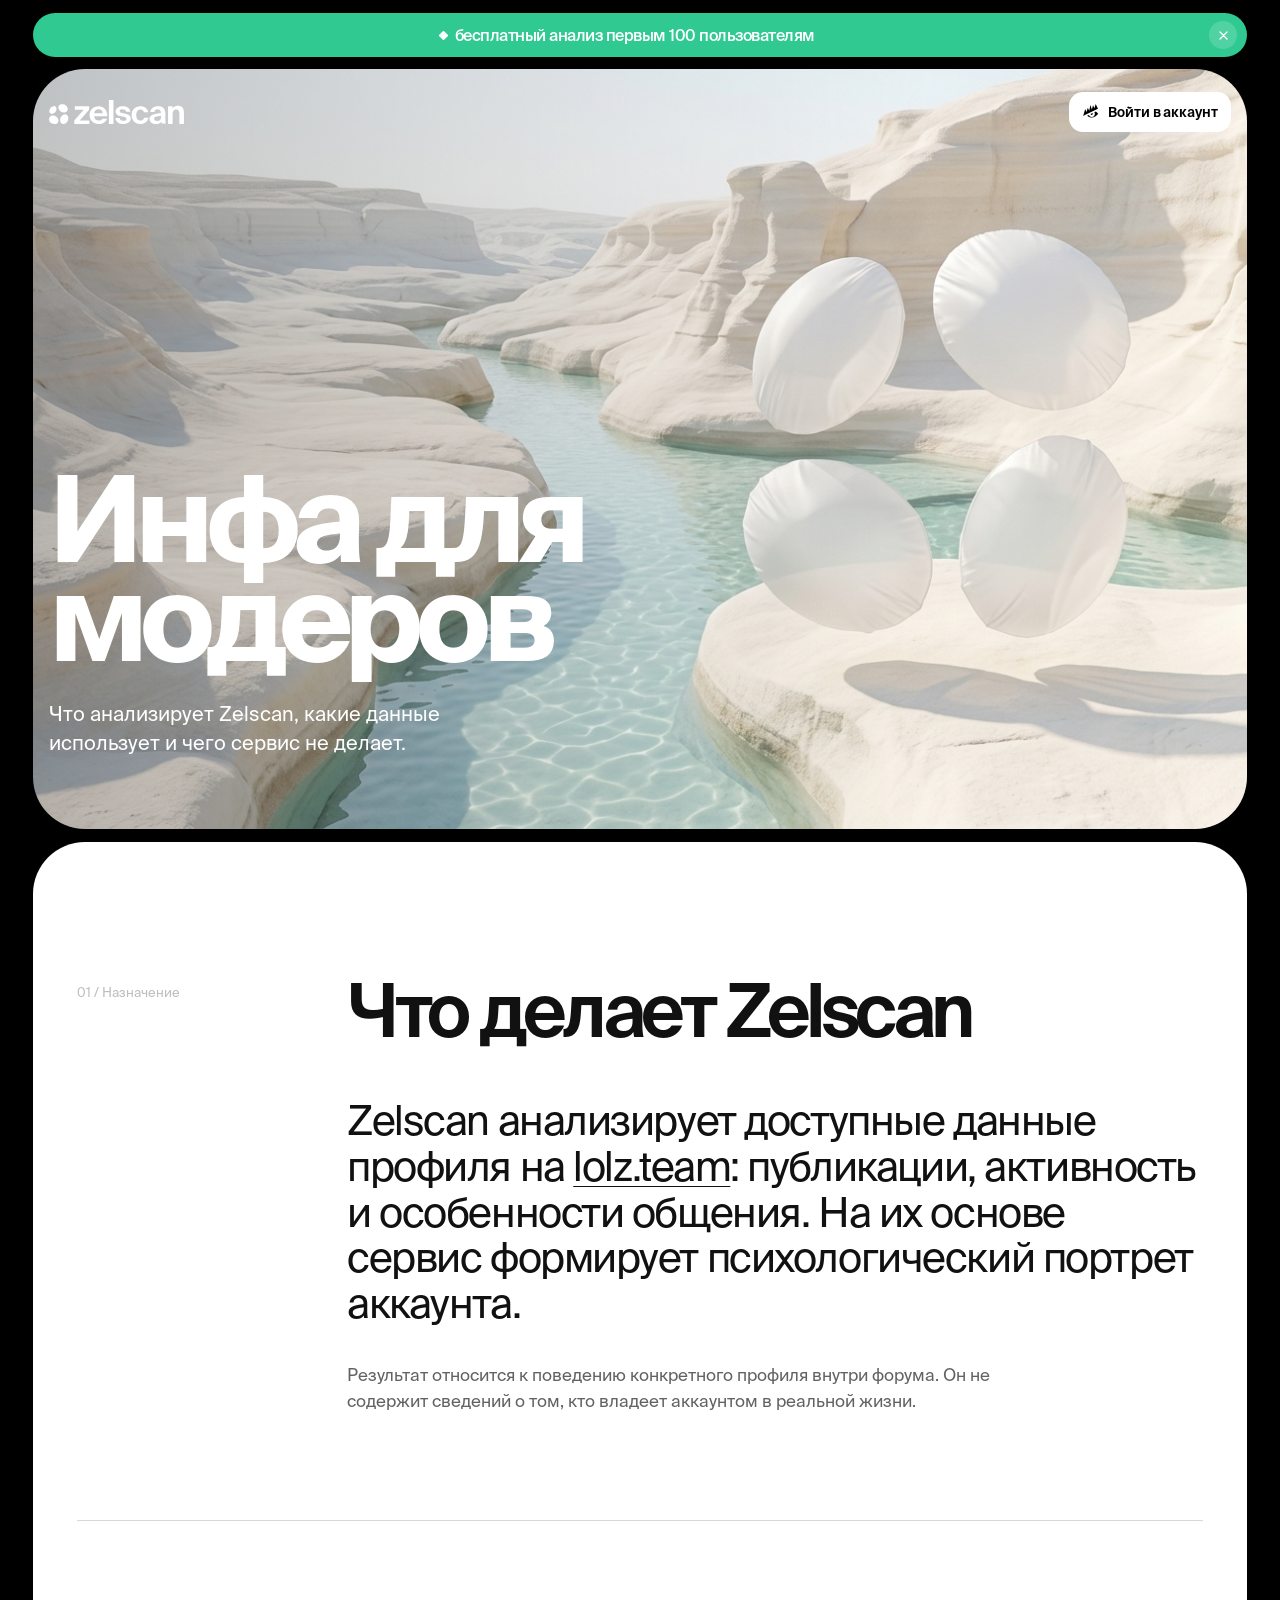
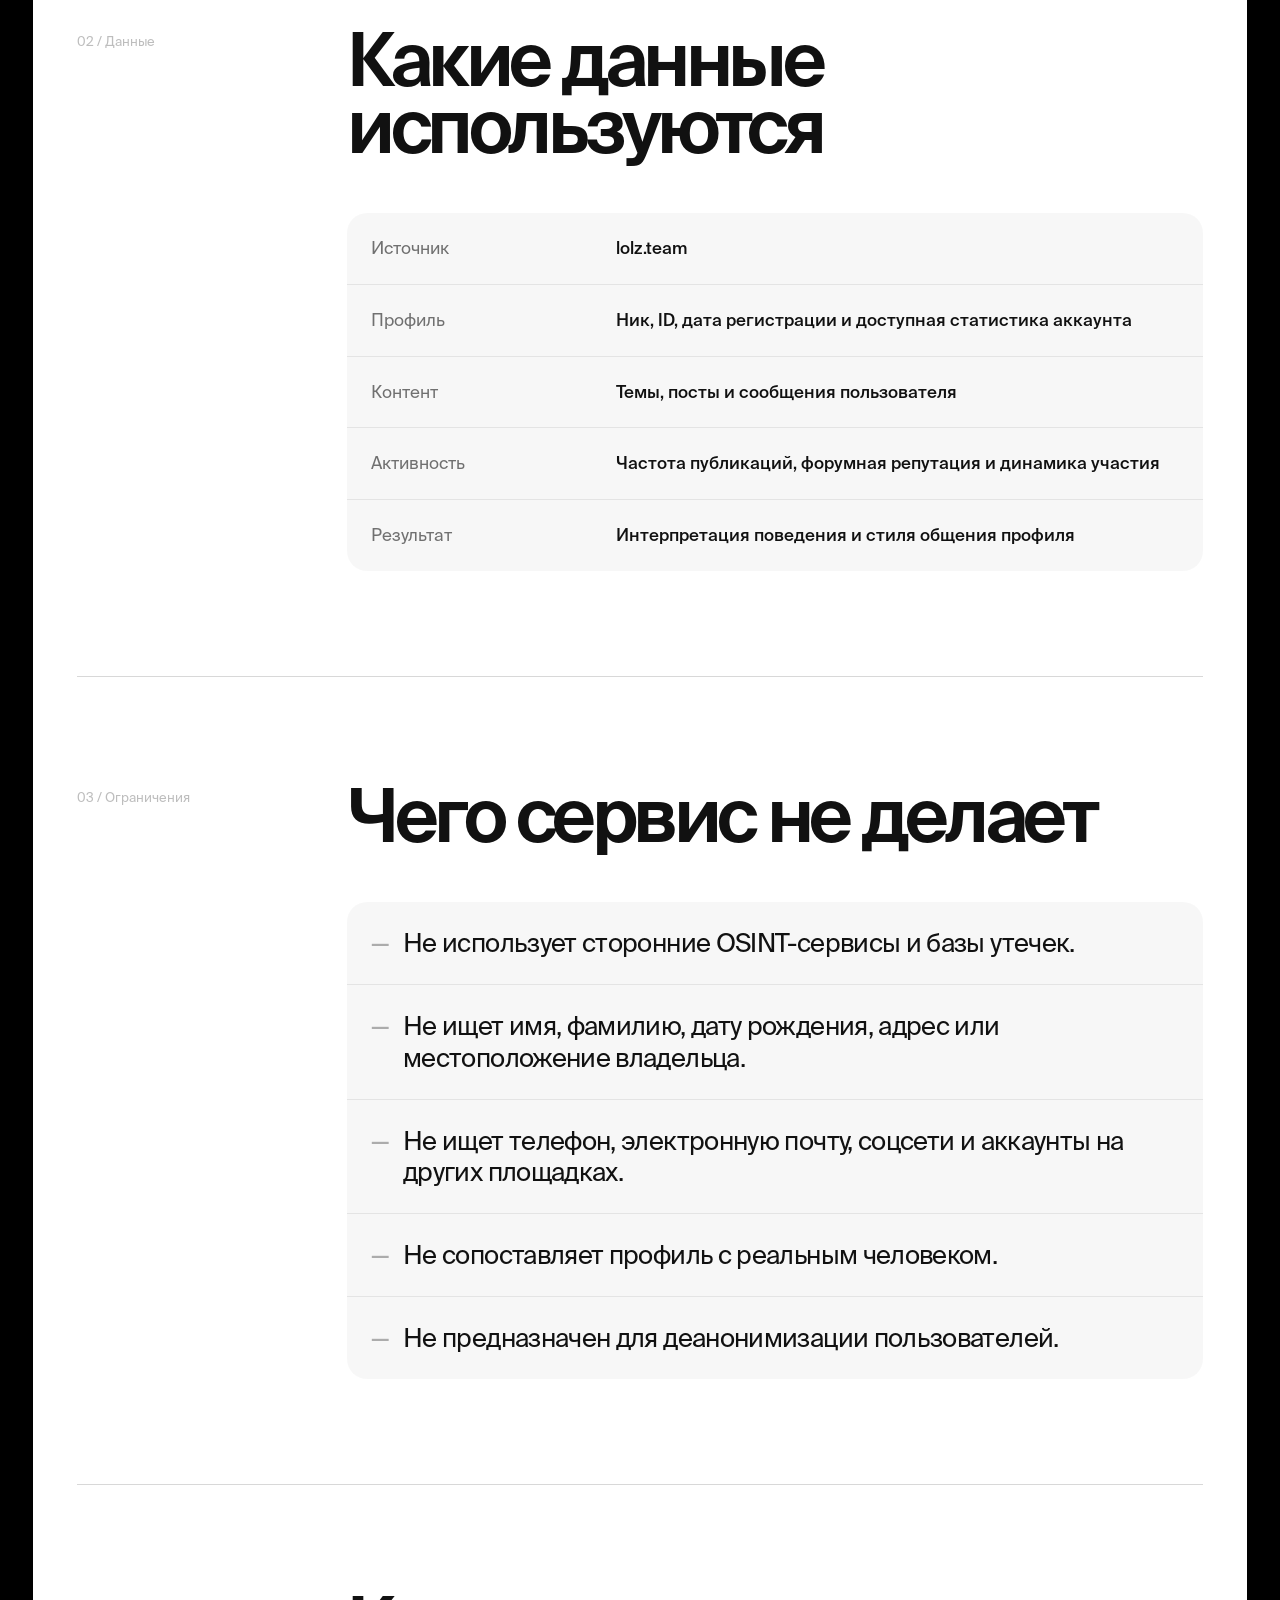
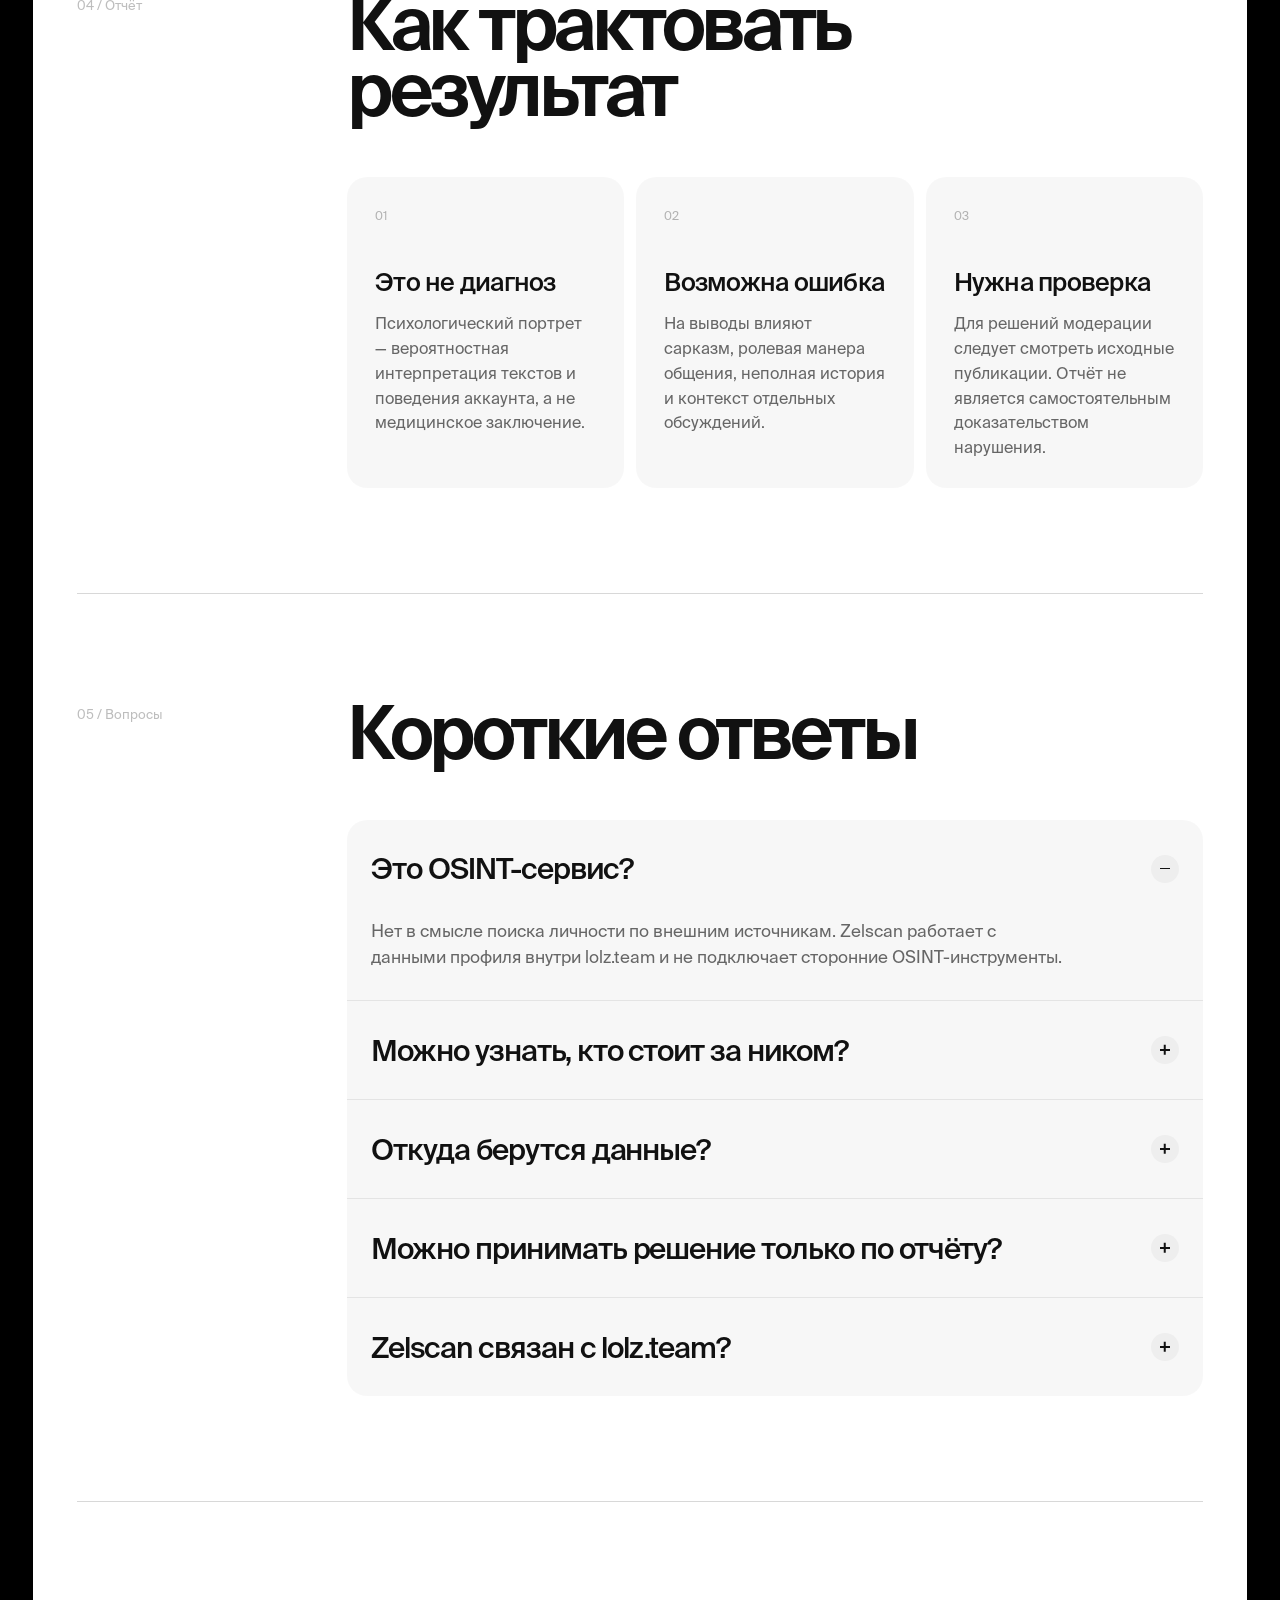
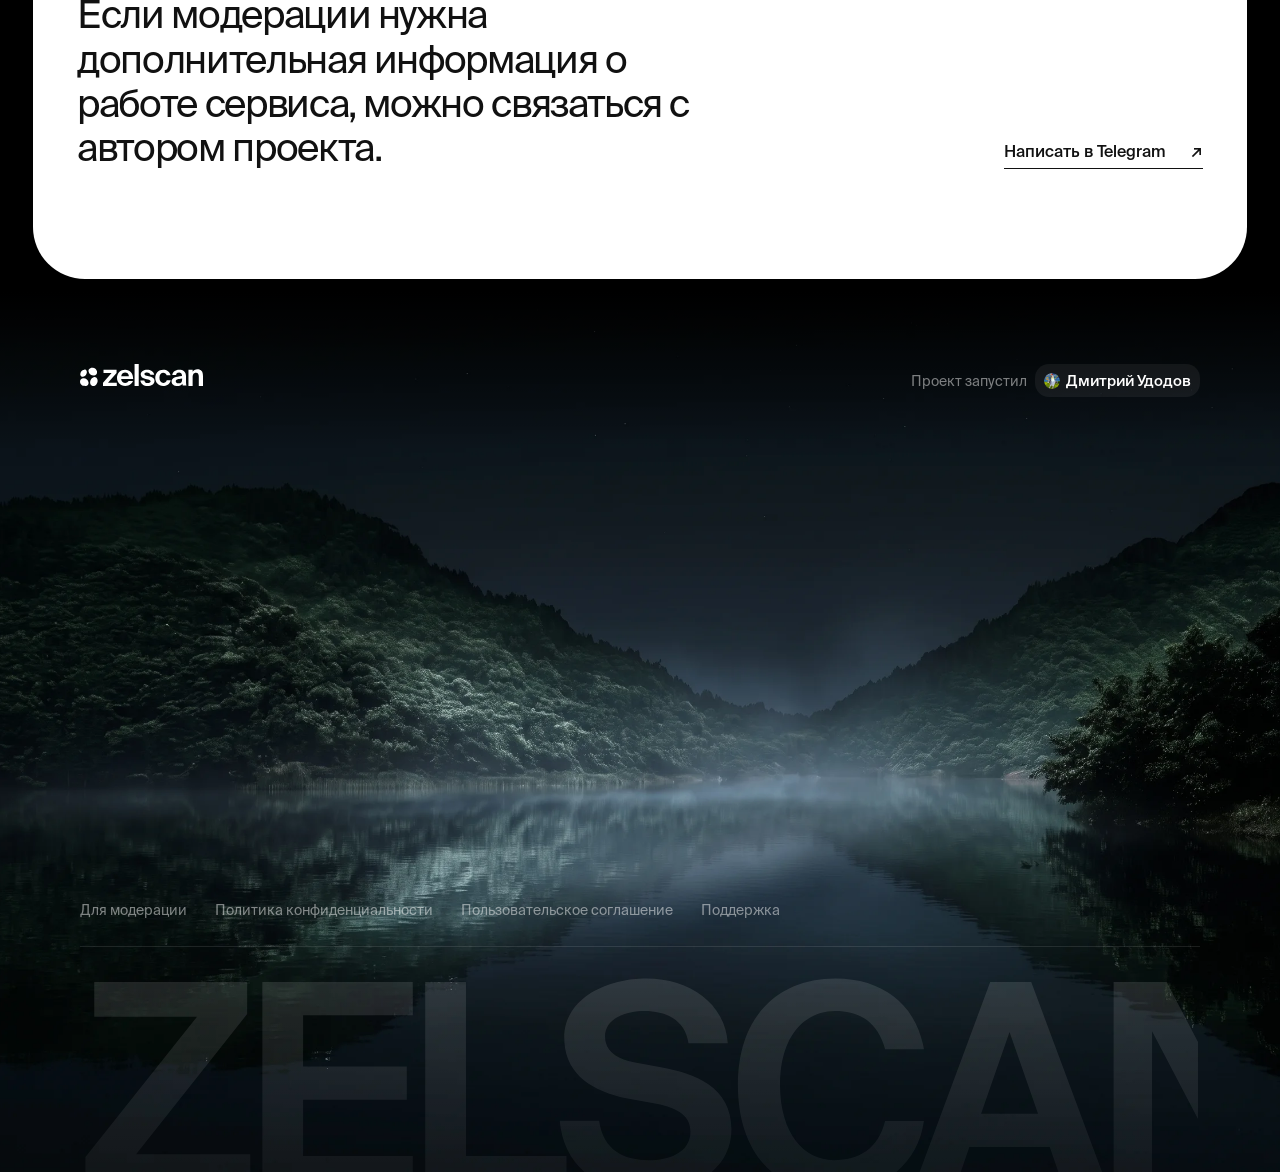
<file: zelscan-moderation-minimal/index.html>
<!doctype html>
<html lang="ru">
<head>
  <meta charset="utf-8">
  <meta name="viewport" content="width=device-width,initial-scale=1,viewport-fit=cover">
  <meta name="theme-color" content="#000000">
  <meta name="description" content="Информация о назначении и границах работы Zelscan для модерации lolz.team.">
  <title>Zelscan — Информация для модерации</title>
  <link rel="icon" href="assets/images/zelscan.svg" type="image/svg+xml">
  <link rel="stylesheet" href="styles.css">
</head>
<body>
  <a class="skip-link" href="#content">К содержанию</a>
  <div class="hdr-floating" id="floatingHeader" aria-hidden="true"></div>

  <main id="content">
    <section class="hero-outer" id="top" aria-labelledby="pageTitle">
      <div class="promo" id="promoBar">
        <span class="promo-t"><i aria-hidden="true"></i>бесплатный анализ первым 100 пользователям</span>
        <button class="promo-close" id="promoClose" type="button" aria-label="Закрыть уведомление">
          <svg width="13" height="13" viewBox="0 0 13 13" fill="none" aria-hidden="true"><path d="M3 3l7 7M10 3l-7 7" stroke="white" stroke-width="1.3" stroke-linecap="round"/></svg>
        </button>
      </div>

      <div class="heroblock" id="hero">
        <header class="hdr">
          <div class="brand-logo-wrap">
            <a href="https://zelscan.xyz/" aria-label="Zelscan — главная">
              <img class="brand-logo brand-logo--header" src="assets/images/zelscan.svg" alt="Zelscan">
            </a>
          </div>
          <button class="hdr-login" type="button" data-href="https://app.zelscan.xyz/app?oauth_start=1">
            <svg width="18" height="18" viewBox="0 0 18 18" fill="none" xmlns="http://www.w3.org/2000/svg" aria-hidden="true">
              <path fill-rule="evenodd" clip-rule="evenodd" d="M5.076 12.819c1.373 1.116 2.959 1.751 4.65 1.751 2.516 0 4.799-1.41 6.493-3.706-.715-.969-1.535-1.78-2.434-2.394l-1.444.72a3.1 3.1 0 0 1 .491 1.675 3.104 3.104 0 0 1-3.106 3.101 3.107 3.107 0 0 1-2.91-2.016l-1.74.87Zm3.582-1.788c.034.225.14.434.303.598.203.202.478.316.765.315.598 0 1.082-.483 1.082-1.08 0-.292-.117-.558-.307-.753l-1.843.92Z" fill="black"/>
              <path d="m5.467 10.84 10.522-5.058L13.677.972l-1.195 4.251-1.435-2.987-1.195 4.251L8.417 2l-1.196 5.752-1.435-2.987-1.195 4.251-1.435-2.987-1.927 6.849 2.63-1.264 1.608-.773Z" fill="black"/>
            </svg>
            Войти в аккаунт
          </button>
        </header>

        <div class="hero-content">
          <h1 id="pageTitle">Инфа для<br>модеров</h1>
          <p class="hero-lead">Что анализирует Zelscan, какие данные использует и чего сервис не делает.</p>
        </div>

      </div>
    </section>

    <div class="document" id="facts">
      <section class="document-intro section">
        <p class="section-label">01 / Назначение</p>
        <div>
          <h2>Что делает Zelscan</h2>
          <p class="large-copy">Zelscan анализирует доступные данные профиля на <a href="https://lolz.team/" target="_blank" rel="noopener noreferrer">lolz.team</a>: публикации, активность и особенности общения. На их основе сервис формирует психологический портрет аккаунта.</p>
          <p>Результат относится к поведению конкретного профиля внутри форума. Он не содержит сведений о том, кто владеет аккаунтом в реальной жизни.</p>
        </div>
      </section>

      <section class="section">
        <p class="section-label">02 / Данные</p>
        <div>
          <h2>Какие данные используются</h2>
          <dl class="fact-list">
            <div><dt>Источник</dt><dd>lolz.team</dd></div>
            <div><dt>Профиль</dt><dd>Ник, ID, дата регистрации и доступная статистика аккаунта</dd></div>
            <div><dt>Контент</dt><dd>Темы, посты и сообщения пользователя</dd></div>
            <div><dt>Активность</dt><dd>Частота публикаций, форумная репутация и динамика участия</dd></div>
            <div><dt>Результат</dt><dd>Интерпретация поведения и стиля общения профиля</dd></div>
          </dl>
        </div>
      </section>

      <section class="section scope-section">
        <p class="section-label">03 / Ограничения</p>
        <div>
          <h2>Чего сервис не делает</h2>
          <ul class="plain-list">
            <li>Не использует сторонние OSINT-сервисы и базы утечек.</li>
            <li>Не ищет имя, фамилию, дату рождения, адрес или местоположение владельца.</li>
            <li>Не ищет телефон, электронную почту, соцсети и аккаунты на других площадках.</li>
            <li>Не сопоставляет профиль с реальным человеком.</li>
            <li>Не предназначен для деанонимизации пользователей.</li>
          </ul>
        </div>
      </section>

      <section class="section report-section">
        <p class="section-label">04 / Отчёт</p>
        <div>
          <h2>Как трактовать результат</h2>
          <div class="report-notes">
            <article><span>01</span><h3>Это не диагноз</h3><p>Психологический портрет — вероятностная интерпретация текстов и поведения аккаунта, а не медицинское заключение.</p></article>
            <article><span>02</span><h3>Возможна ошибка</h3><p>На выводы влияют сарказм, ролевая манера общения, неполная история и контекст отдельных обсуждений.</p></article>
            <article><span>03</span><h3>Нужна проверка</h3><p>Для решений модерации следует смотреть исходные публикации. Отчёт не является самостоятельным доказательством нарушения.</p></article>
          </div>
        </div>
      </section>

      <section class="section faq-section" id="faq">
        <p class="section-label">05 / Вопросы</p>
        <div>
          <h2>Короткие ответы</h2>
          <div class="faq" data-accordion>
            <details open>
              <summary>Это OSINT-сервис?<i aria-hidden="true"></i></summary>
              <p>Нет в смысле поиска личности по внешним источникам. Zelscan работает с данными профиля внутри lolz.team и не подключает сторонние OSINT-инструменты.</p>
            </details>
            <details>
              <summary>Можно узнать, кто стоит за ником?<i aria-hidden="true"></i></summary>
              <p>Нет. Сервис не устанавливает реальную личность владельца аккаунта.</p>
            </details>
            <details>
              <summary>Откуда берутся данные?<i aria-hidden="true"></i></summary>
              <p>Из доступного профиля пользователя на lolz.team: тем, постов, сообщений, активности и форумной статистики.</p>
            </details>
            <details>
              <summary>Можно принимать решение только по отчёту?<i aria-hidden="true"></i></summary>
              <p>Нет. Отчёт помогает быстрее оценить профиль, но решение следует проверять по исходным публикациям и правилам форума.</p>
            </details>
            <details>
              <summary>Zelscan связан с lolz.team?<i aria-hidden="true"></i></summary>
              <p>Zelscan — отдельный сервис. Эта страница описывает его назначение и не означает официального одобрения со стороны администрации форума.</p>
            </details>
          </div>
        </div>
      </section>

      <section class="document-end">
        <p>Если модерации нужна дополнительная информация о работе сервиса, можно связаться с автором проекта.</p>
        <a href="https://t.me/lolz_nickname" target="_blank" rel="noopener noreferrer">Написать в Telegram <span aria-hidden="true">↗</span></a>
      </section>
    </div>
  </main>

  <footer class="ft">
    <div class="ft-bg"></div>
    <div class="ft-inner">
      <div class="ft-top">
        <img class="brand-logo brand-logo--footer" src="assets/images/zelscan.svg" alt="Zelscan">
        <div class="ft-author-row">
          <span class="ft-launched">Проект запустил</span>
          <button class="ft-badge" id="profileTrigger" type="button">
            <span class="ft-badge-av"><img src="assets/images/avava.png" alt=""></span>
            <span class="ft-badge-name">Дмитрий Удодов</span>
          </button>
        </div>
      </div>
      <div class="ft-sp"></div>
      <div class="ft-links">
        <a href="#facts">Для модерации</a>
        <a href="#">Политика конфиденциальности</a>
        <a href="#">Пользовательское соглашение</a>
        <a href="https://t.me/lolz_nickname" target="_blank" rel="noopener noreferrer">Поддержка</a>
      </div>
      <div class="ft-word-wrap"><span class="ft-word">ZELSCAN</span></div>
    </div>
  </footer>

  <div class="modal-overlay" id="profileModal" role="dialog" aria-modal="true" aria-labelledby="profileName" aria-hidden="true">
    <div class="modal">
      <button class="modal-close" type="button" aria-label="Закрыть">
        <svg width="24" height="24" viewBox="0 0 24 24" fill="none" stroke="#8E8E93" stroke-width="2" stroke-linecap="round" aria-hidden="true"><path d="M18 6 6 18"/><path d="m6 6 12 12"/></svg>
      </button>
      <div class="modal-header">
        <img class="modal-avatar" src="assets/images/avava.png" alt="">
        <div class="modal-header-info"><div class="modal-name" id="profileName">Дмитрий Удодов</div><div class="modal-nick">@lolz_nickname</div></div>
      </div>
      <div class="modal-desc">Product Designer &amp; AI-Integrator. Создаю проекты на стыке дизайна, кода и нейросетей под ключ.</div>
      <div class="modal-projects">
        <div class="modal-projects-lbl">Портфолио</div>
        <div class="modal-projects-scroll">
          <div class="modal-pcard" style="background-image:url('assets/images/preview.png')"><span>Редизайн платформы<br>и внедрение AI</span></div>
          <div class="modal-pcard modal-pcard--dark" style="background-image:url('assets/images/preview2.png')"><span>Дизайн и брендинг<br>криптообменника</span></div>
          <div class="modal-pcard" style="background-image:url('assets/images/preview3.png')"><span>Лендинг<br>NFT мессенджера</span></div>
          <div class="modal-pcard" style="background-image:url('assets/images/preview4.png')"><span>Креативы и баннеры<br>для бук. компаний</span></div>
          <div class="modal-pcard" style="background-image:url('assets/images/preview5.png')"><span>Детейлинг чат-бот<br>с CRM системой</span></div>
        </div>
      </div>
      <a class="modal-tg-btn" href="https://t.me/lolz_nickname" target="_blank" rel="noopener noreferrer"><img src="assets/images/telegram.svg" width="22" height="22" alt="">Написать в Telegram</a>
    </div>
  </div>

  <script src="script.js"></script>
</body>
</html>
</file>
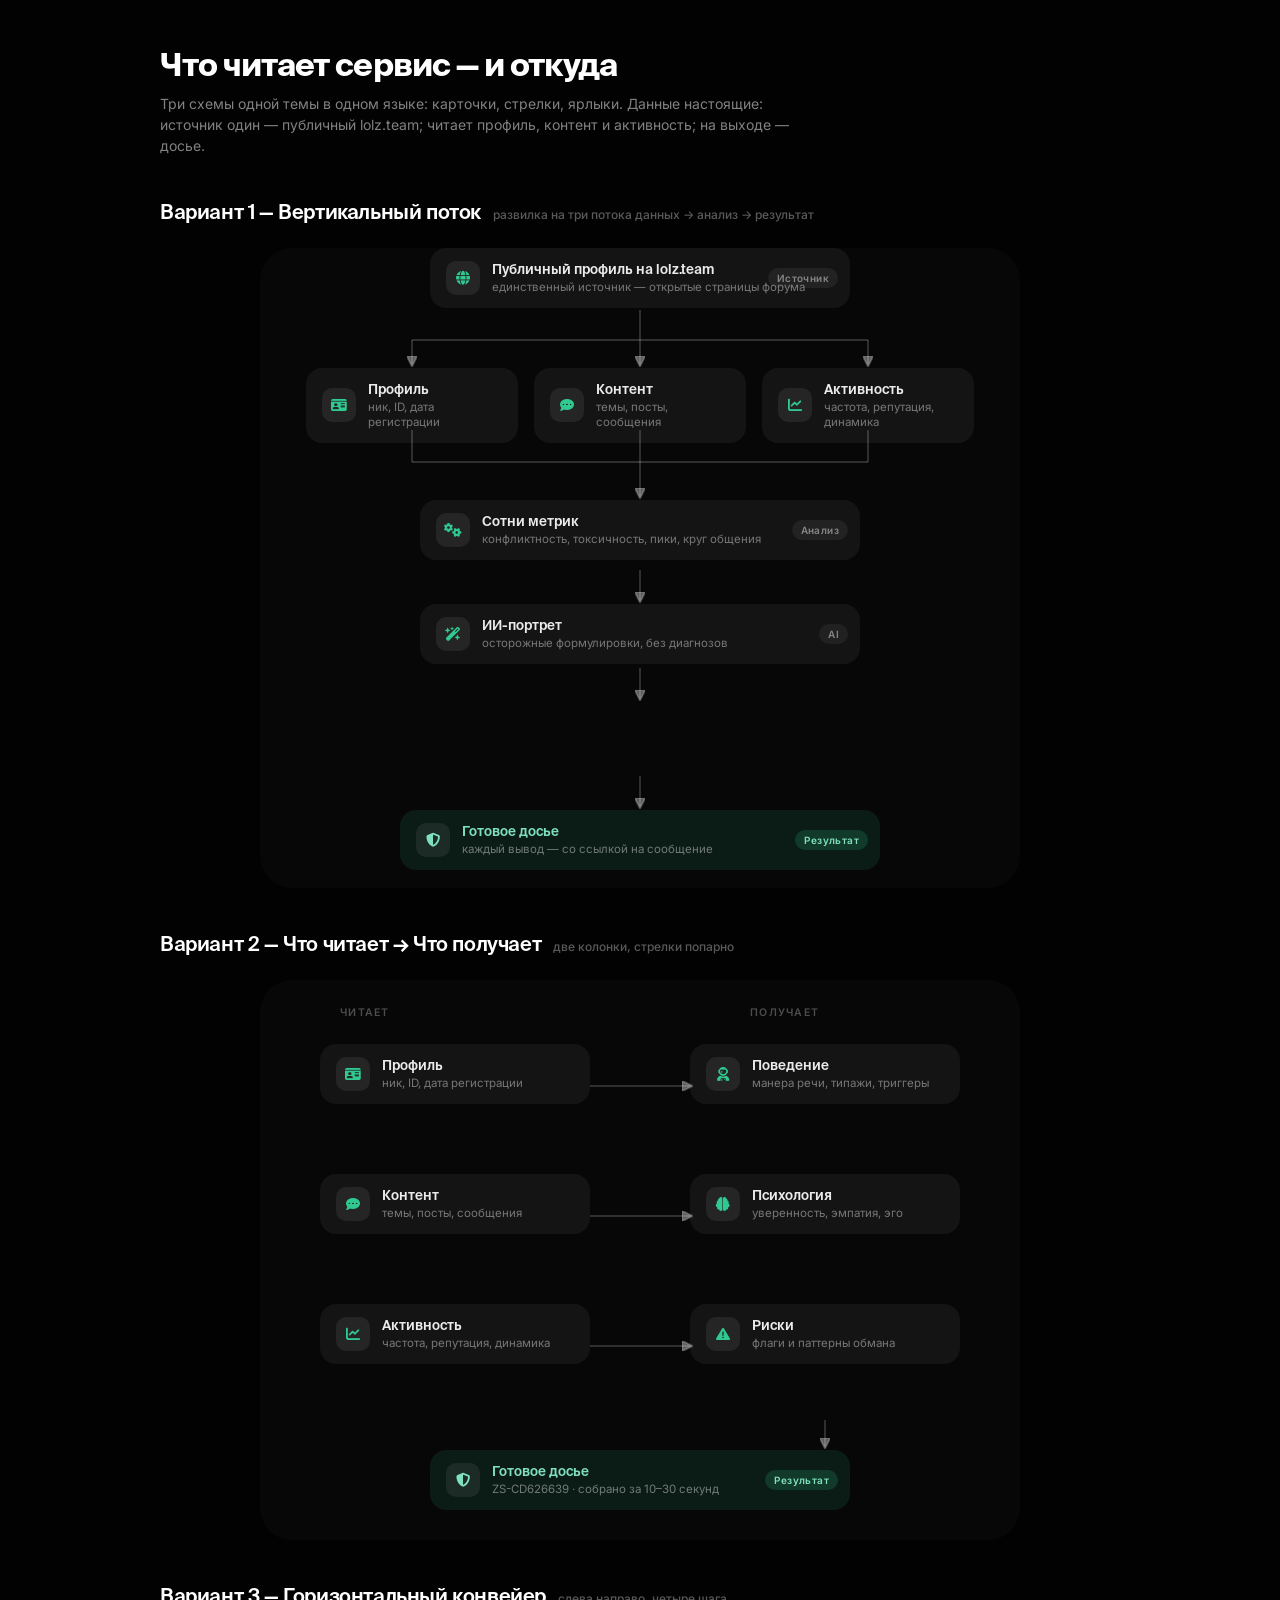
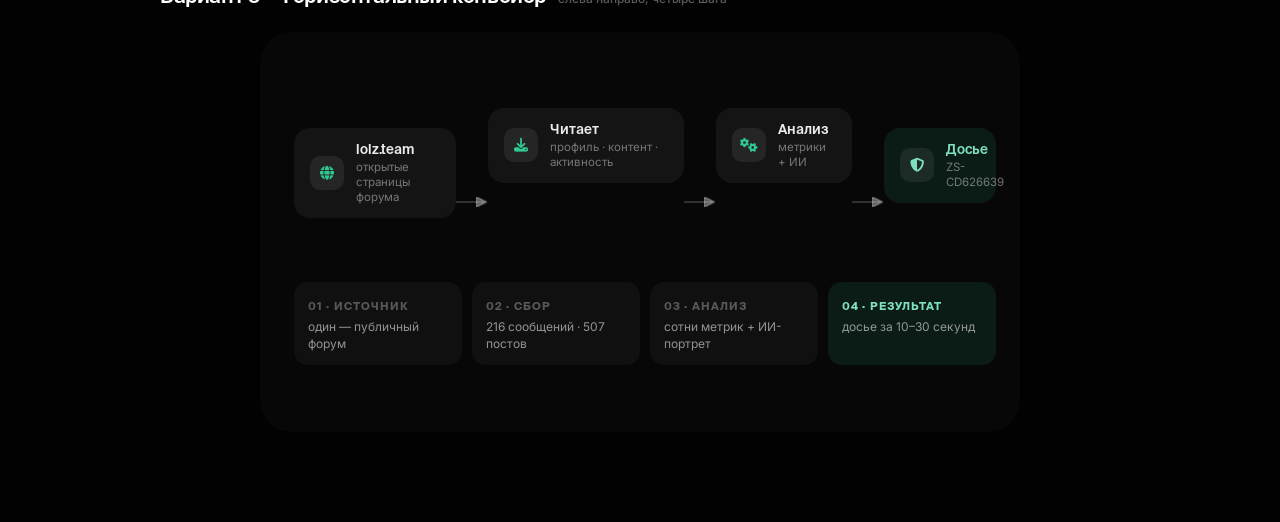
<file: scheme-variants.html>
<!DOCTYPE html>
<html lang="ru">
<head>
<meta charset="UTF-8">
<meta name="viewport" content="width=device-width,initial-scale=1.0">
<title>Что читает сервис — и откуда · 3 схемы</title>
<link rel="preconnect" href="https://fonts.googleapis.com">
<link href="https://fonts.googleapis.com/css2?family=Inter:wght@400;500;600;700&display=swap" rel="stylesheet">
<link rel="stylesheet" href="https://cdnjs.cloudflare.com/ajax/libs/font-awesome/6.7.2/css/all.min.css">
<style>
@font-face{font-family:'SuisseIntl';src:url('fonts/SuisseIntl-SemiBold.otf') format('opentype');font-weight:600;font-style:normal;}
@font-face{font-family:'SuisseIntl';src:url('fonts/SuisseIntl-Bold.otf') format('opentype');font-weight:700;font-style:normal;}
*{box-sizing:border-box;margin:0;padding:0}
body{background:#020202;color:#fff;font-family:'Inter',sans-serif;-webkit-font-smoothing:antialiased;padding:46px 20px 90px}
.wrap{max-width:960px;margin:0 auto}
h1{font-family:'SuisseIntl',sans-serif;font-size:32px;font-weight:700;letter-spacing:-0.03em}
.sub{color:rgba(255,255,255,.5);font-size:14px;margin-top:10px;line-height:1.5;max-width:640px}
.v{margin-top:44px}
.v .vt{display:flex;align-items:baseline;gap:12px}
.v .vt b{font-family:'SuisseIntl',sans-serif;font-size:20px;font-weight:600;letter-spacing:-0.02em}
.v .vt span{font-size:12px;color:rgba(255,255,255,.35);font-weight:500}
.scheme{position:relative;width:760px;max-width:100%;margin:24px auto 0;background:rgba(255,255,255,.02);border-radius:32px;padding:34px 0;overflow:hidden}
.colcap{position:absolute;font-size:10.5px;font-weight:600;letter-spacing:.12em;text-transform:uppercase;color:rgba(255,255,255,.28)}
.card{position:absolute;display:flex;align-items:center;gap:12px;background:rgba(255,255,255,.05);border-radius:16px;padding:13px 16px}
.card .ic{flex:0 0 34px;width:34px;height:34px;border-radius:10px;display:grid;place-items:center;font-size:14px;background:rgba(255,255,255,.07);color:#30C991}
.card .tx{min-width:0;flex:1}
.card .tx b{display:block;font-family:'SuisseIntl',sans-serif;font-size:13.5px;font-weight:600;color:#EBEBEB;line-height:1.25}
.card .tx span{display:block;font-size:11.5px;color:rgba(255,255,255,.42);margin-top:2px;line-height:1.3}
.card .pill{position:absolute;right:12px;top:50%;transform:translateY(-50%);font-size:10px;font-weight:600;letter-spacing:.04em;padding:4px 9px;border-radius:999px;background:rgba(255,255,255,.06);color:rgba(255,255,255,.45);white-space:nowrap}
.card.green{background:rgba(48,201,145,.10)}
.card.green .tx b{color:#7fe0bd}
.card.green .ic{color:#7fe0bd}
.card.green .pill{background:rgba(48,201,145,.18);color:#7fe0bd}
svg.wires{position:absolute;inset:0;width:100%;height:100%;pointer-events:none}
svg.wires line,svg.wires path{stroke:rgba(255,255,255,.22);stroke-width:1.5;fill:none}
svg.wires .arr{fill:rgba(255,255,255,.35)}
.cap{margin:14px auto 0;width:760px;max-width:100%;font-size:12px;color:rgba(255,255,255,.3);text-align:center}
</style>
</head>
<body>
<div class="wrap">
  <h1>Что читает сервис — и откуда</h1>
  <p class="sub">Три схемы одной темы в одном языке: карточки, стрелки, ярлыки. Данные настоящие: источник один — публичный lolz.team; читает профиль, контент и активность; на выходе — досье.</p>

  <!-- ═══ ВАРИАНТ 1 — вертикальный поток ═══ -->
  <div class="v">
    <div class="vt"><b>Вариант 1 — Вертикальный поток</b><span>развилка на три потока данных → анализ → результат</span></div>
    <div class="scheme" style="height:640px">
      <svg class="wires" viewBox="0 0 760 640">
        <defs><marker id="a1" viewBox="0 0 8 8" refX="6" refY="4" markerWidth="7" markerHeight="7" orient="auto"><path class="arr" d="M0 0L8 4L0 8Z"/></marker></defs>
        <path d="M380 62 V92"/>
        <path d="M152 92 H608"/>
        <line x1="152" y1="92" x2="152" y2="116" marker-end="url(#a1)"/>
        <line x1="380" y1="92" x2="380" y2="116" marker-end="url(#a1)"/>
        <line x1="608" y1="92" x2="608" y2="116" marker-end="url(#a1)"/>
        <line x1="152" y1="182" x2="152" y2="214"/>
        <line x1="380" y1="182" x2="380" y2="214"/>
        <line x1="608" y1="182" x2="608" y2="214"/>
        <path d="M152 214 H608"/>
        <line x1="380" y1="214" x2="380" y2="248" marker-end="url(#a1)"/>
        <line x1="380" y1="322" x2="380" y2="352" marker-end="url(#a1)"/>
        <line x1="380" y1="420" x2="380" y2="450" marker-end="url(#a1)"/>
        <line x1="380" y1="528" x2="380" y2="558" marker-end="url(#a1)"/>
      </svg>
      <div class="card" style="left:170px;top:0;width:420px"><span class="ic"><i class="fa-solid fa-globe"></i></span><div class="tx"><b>Публичный профиль на lolz.team</b><span>единственный источник — открытые страницы форума</span></div><span class="pill">Источник</span></div>
      <div class="card" style="left:46px;top:120px;width:212px"><span class="ic"><i class="fa-solid fa-id-card"></i></span><div class="tx"><b>Профиль</b><span>ник, ID, дата регистрации</span></div></div>
      <div class="card" style="left:274px;top:120px;width:212px"><span class="ic"><i class="fa-solid fa-comment-dots"></i></span><div class="tx"><b>Контент</b><span>темы, посты, сообщения</span></div></div>
      <div class="card" style="left:502px;top:120px;width:212px"><span class="ic"><i class="fa-solid fa-chart-line"></i></span><div class="tx"><b>Активность</b><span>частота, репутация, динамика</span></div></div>
      <div class="card" style="left:160px;top:252px;width:440px"><span class="ic"><i class="fa-solid fa-gears"></i></span><div class="tx"><b>Сотни метрик</b><span>конфликтность, токсичность, пики, круг общения</span></div><span class="pill">Анализ</span></div>
      <div class="card" style="left:160px;top:356px;width:440px"><span class="ic"><i class="fa-solid fa-wand-magic-sparkles"></i></span><div class="tx"><b>ИИ-портрет</b><span>осторожные формулировки, без диагнозов</span></div><span class="pill">AI</span></div>
      <div class="card green" style="left:140px;top:562px;width:480px"><span class="ic"><i class="fa-solid fa-shield-halved"></i></span><div class="tx"><b>Готовое досье</b><span>каждый вывод — со ссылкой на сообщение</span></div><span class="pill">Результат</span></div>
    </div>
  </div>

  <!-- ═══ ВАРИАНТ 2 — две колонки: читает → получает ═══ -->
  <div class="v">
    <div class="vt"><b>Вариант 2 — Что читает → Что получает</b><span>две колонки, стрелки попарно</span></div>
    <div class="scheme" style="height:560px">
      <svg class="wires" viewBox="0 0 760 560">
        <defs><marker id="a2" viewBox="0 0 8 8" refX="6" refY="4" markerWidth="7" markerHeight="7" orient="auto"><path class="arr" d="M0 0L8 4L0 8Z"/></marker></defs>
        <line x1="330" y1="106" x2="430" y2="106" marker-end="url(#a2)"/>
        <line x1="330" y1="236" x2="430" y2="236" marker-end="url(#a2)"/>
        <line x1="330" y1="366" x2="430" y2="366" marker-end="url(#a2)"/>
        <line x1="565" y1="440" x2="565" y2="466" marker-end="url(#a2)"/>
      </svg>
      <span class="colcap" style="left:80px;top:26px">читает</span>
      <span class="colcap" style="left:490px;top:26px">получает</span>
      <div class="card" style="left:60px;top:64px;width:270px"><span class="ic"><i class="fa-solid fa-id-card"></i></span><div class="tx"><b>Профиль</b><span>ник, ID, дата регистрации</span></div></div>
      <div class="card" style="left:430px;top:64px;width:270px"><span class="ic"><i class="fa-solid fa-user-astronaut"></i></span><div class="tx"><b>Поведение</b><span>манера речи, типажи, триггеры</span></div></div>
      <div class="card" style="left:60px;top:194px;width:270px"><span class="ic"><i class="fa-solid fa-comment-dots"></i></span><div class="tx"><b>Контент</b><span>темы, посты, сообщения</span></div></div>
      <div class="card" style="left:430px;top:194px;width:270px"><span class="ic"><i class="fa-solid fa-brain"></i></span><div class="tx"><b>Психология</b><span>уверенность, эмпатия, эго</span></div></div>
      <div class="card" style="left:60px;top:324px;width:270px"><span class="ic"><i class="fa-solid fa-chart-line"></i></span><div class="tx"><b>Активность</b><span>частота, репутация, динамика</span></div></div>
      <div class="card" style="left:430px;top:324px;width:270px"><span class="ic"><i class="fa-solid fa-triangle-exclamation"></i></span><div class="tx"><b>Риски</b><span>флаги и паттерны обмана</span></div></div>
      <div class="card green" style="left:170px;top:470px;width:420px"><span class="ic"><i class="fa-solid fa-shield-halved"></i></span><div class="tx"><b>Готовое досье</b><span>ZS-CD626639 · собрано за 10–30 секунд</span></div><span class="pill">Результат</span></div>
    </div>
  </div>

  <!-- ═══ ВАРИАНТ 3 — горизонтальный конвейер ═══ -->
  <div class="v">
    <div class="vt"><b>Вариант 3 — Горизонтальный конвейер</b><span>слева направо, четыре шага</span></div>
    <div class="scheme" style="height:400px">
      <svg class="wires" viewBox="0 0 760 400">
        <defs><marker id="a3" viewBox="0 0 8 8" refX="6" refY="4" markerWidth="7" markerHeight="7" orient="auto"><path class="arr" d="M0 0L8 4L0 8Z"/></marker></defs>
        <line x1="196" y1="170" x2="224" y2="170" marker-end="url(#a3)"/>
        <line x1="424" y1="170" x2="452" y2="170" marker-end="url(#a3)"/>
        <line x1="592" y1="170" x2="620" y2="170" marker-end="url(#a3)"/>
      </svg>
      <div class="card" style="left:34px;top:96px;width:162px"><span class="ic"><i class="fa-solid fa-globe"></i></span><div class="tx"><b>lolz.team</b><span>открытые страницы форума</span></div></div>
      <div class="card" style="left:228px;top:76px;width:196px"><span class="ic"><i class="fa-solid fa-download"></i></span><div class="tx"><b>Читает</b><span>профиль · контент · активность</span></div></div>
      <div class="card" style="left:456px;top:76px;width:136px"><span class="ic"><i class="fa-solid fa-gears"></i></span><div class="tx"><b>Анализ</b><span>метрики + ИИ</span></div></div>
      <div class="card green" style="left:624px;top:96px;width:112px"><span class="ic"><i class="fa-solid fa-shield-halved"></i></span><div class="tx"><b>Досье</b><span>ZS-CD626639</span></div></div>
      <div style="position:absolute;left:34px;top:250px;width:702px;display:flex;gap:10px">
        <div style="flex:1;background:rgba(255,255,255,.035);border-radius:14px;padding:12px 14px"><b style="font-family:'SuisseIntl',sans-serif;font-size:11px;letter-spacing:.1em;text-transform:uppercase;color:rgba(255,255,255,.3)">01 · источник</b><div style="font-size:12px;color:rgba(255,255,255,.55);margin-top:5px;line-height:1.4">один — публичный форум</div></div>
        <div style="flex:1;background:rgba(255,255,255,.035);border-radius:14px;padding:12px 14px"><b style="font-family:'SuisseIntl',sans-serif;font-size:11px;letter-spacing:.1em;text-transform:uppercase;color:rgba(255,255,255,.3)">02 · сбор</b><div style="font-size:12px;color:rgba(255,255,255,.55);margin-top:5px;line-height:1.4">216 сообщений · 507 постов</div></div>
        <div style="flex:1;background:rgba(255,255,255,.035);border-radius:14px;padding:12px 14px"><b style="font-family:'SuisseIntl',sans-serif;font-size:11px;letter-spacing:.1em;text-transform:uppercase;color:rgba(255,255,255,.3)">03 · анализ</b><div style="font-size:12px;color:rgba(255,255,255,.55);margin-top:5px;line-height:1.4">сотни метрик + ИИ-портрет</div></div>
        <div style="flex:1;background:rgba(48,201,145,.10);border-radius:14px;padding:12px 14px"><b style="font-family:'SuisseIntl',sans-serif;font-size:11px;letter-spacing:.1em;text-transform:uppercase;color:#7fe0bd">04 · результат</b><div style="font-size:12px;color:rgba(255,255,255,.55);margin-top:5px;line-height:1.4">досье за 10–30 секунд</div></div>
      </div>
    </div>
  </div>

</div>
</body>
</html>
</file>
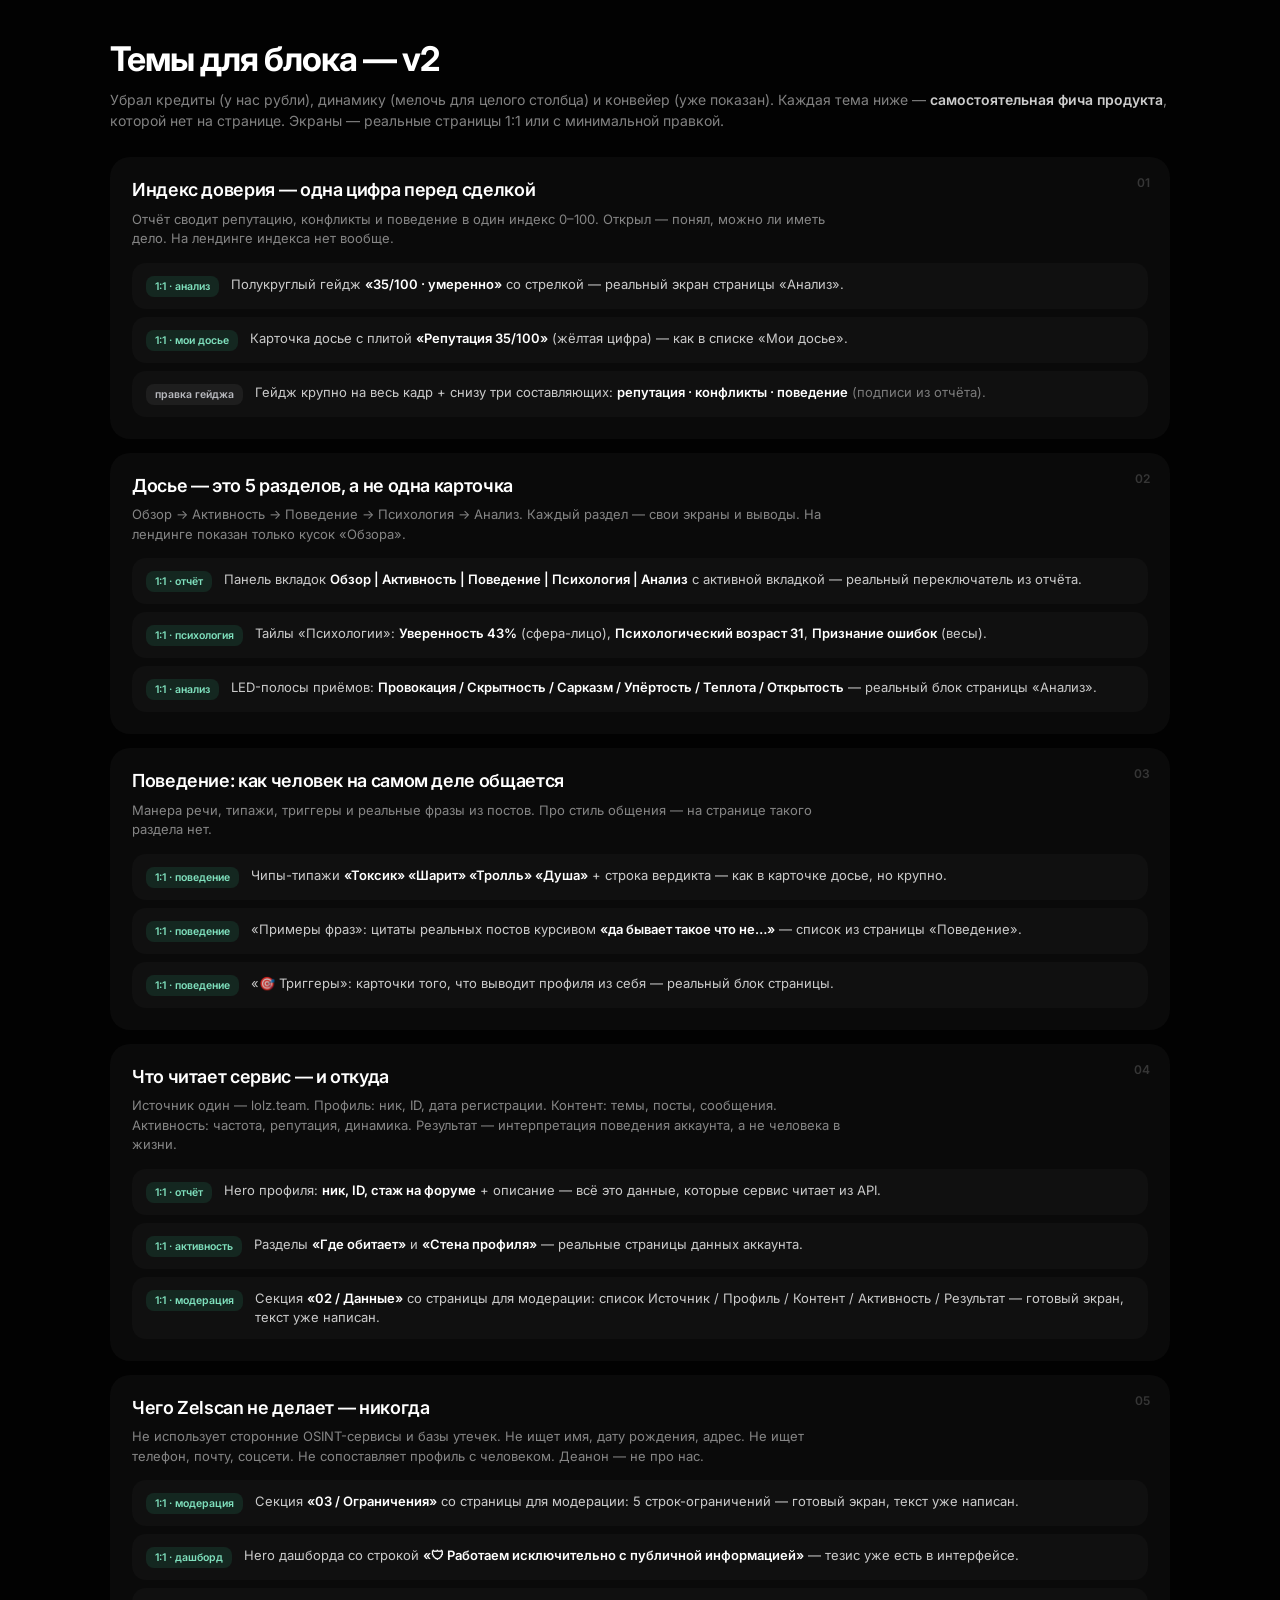
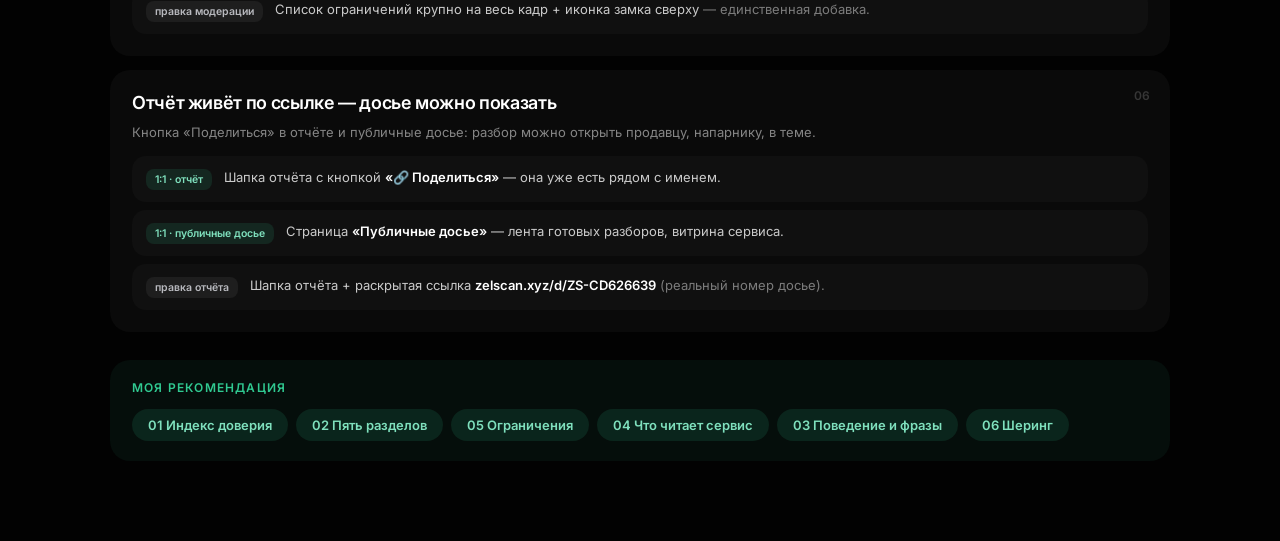
<file: themes-ideas.html>
<!DOCTYPE html>
<html lang="ru">
<head>
<meta charset="UTF-8">
<meta name="viewport" content="width=device-width,initial-scale=1.0">
<title>Zelscan — темы для блока v2</title>
<link rel="preconnect" href="https://fonts.googleapis.com">
<link href="https://fonts.googleapis.com/css2?family=Inter:wght@400;500;600;700&display=swap" rel="stylesheet">
<style>
*{box-sizing:border-box;margin:0;padding:0}
body{background:#020202;color:#fff;font-family:'Inter',sans-serif;-webkit-font-smoothing:antialiased;padding:40px 20px 80px}
.wrap{max-width:1060px;margin:0 auto}
h1{font-size:34px;font-weight:700;letter-spacing:-0.03em;line-height:1.1}
.sub{color:rgba(255,255,255,.5);font-size:14px;margin-top:12px;line-height:1.5}
.sub b{color:rgba(255,255,255,.8);font-weight:600}
.grid{display:grid;grid-template-columns:1fr;gap:14px;margin-top:26px}
.card{background:rgba(255,255,255,.03);border-radius:20px;padding:22px;position:relative}
.card .num{position:absolute;top:18px;right:20px;font-size:12px;font-weight:600;color:rgba(255,255,255,.18)}
.card h2{font-size:18px;font-weight:600;letter-spacing:-0.02em;line-height:1.25;padding-right:30px}
.card .about{font-size:13px;line-height:1.5;color:rgba(255,255,255,.5);margin-top:8px;max-width:720px}
.vars{display:flex;flex-direction:column;gap:8px;margin-top:14px}
.var{display:flex;gap:12px;align-items:flex-start;background:rgba(255,255,255,.025);border-radius:14px;padding:12px 14px}
.var .tag{flex:0 0 auto;display:inline-flex;align-items:center;gap:6px;border-radius:8px;padding:4px 9px;font-size:10.5px;font-weight:600;white-space:nowrap;margin-top:1px;background:rgba(48,201,145,.12);color:#7fe0bd}
.var .tag.near{background:rgba(255,255,255,.06);color:#b8b9be}
.var .body{font-size:13px;line-height:1.45;color:rgba(255,255,255,.78)}
.var .body em{color:rgba(255,255,255,.45);font-style:normal}
.var .body b{color:#fff;font-weight:600}
.rec{margin-top:28px;background:rgba(48,201,145,.06);border-radius:20px;padding:20px 22px}
.rec .t{font-size:12px;font-weight:600;letter-spacing:.1em;text-transform:uppercase;color:#30C991}
.rec .order{display:flex;flex-wrap:wrap;gap:8px;margin-top:14px}
.rec .order span{background:rgba(48,201,145,.12);color:#7fe0bd;border-radius:999px;padding:8px 16px;font-size:13px;font-weight:600}
</style>
</head>
<body>
<div class="wrap">
  <h1>Темы для блока — v2</h1>
  <p class="sub">Убрал кредиты (у нас рубли), динамику (мелочь для целого столбца) и конвейер (уже показан). Каждая тема ниже — <b>самостоятельная фича продукта</b>, которой нет на странице. Экраны — реальные страницы 1:1 или с минимальной правкой.</p>

  <div class="grid">

    <div class="card"><span class="num">01</span>
      <h2>Индекс доверия — одна цифра перед сделкой</h2>
      <p class="about">Отчёт сводит репутацию, конфликты и поведение в один индекс 0–100. Открыл — понял, можно ли иметь дело. На лендинге индекса нет вообще.</p>
      <div class="vars">
        <div class="var"><span class="tag">1:1 · анализ</span><div class="body">Полукруглый гейдж <b>«35/100 · умеренно»</b> со стрелкой — реальный экран страницы «Анализ».</div></div>
        <div class="var"><span class="tag">1:1 · мои досье</span><div class="body">Карточка досье с плитой <b>«Репутация 35/100»</b> (жёлтая цифра) — как в списке «Мои досье».</div></div>
        <div class="var"><span class="tag near">правка гейджа</span><div class="body">Гейдж крупно на весь кадр + снизу три составляющих: <b>репутация · конфликты · поведение</b> <em>(подписи из отчёта).</em></div></div>
      </div>
    </div>

    <div class="card"><span class="num">02</span>
      <h2>Досье — это 5 разделов, а не одна карточка</h2>
      <p class="about">Обзор → Активность → Поведение → Психология → Анализ. Каждый раздел — свои экраны и выводы. На лендинге показан только кусок «Обзора».</p>
      <div class="vars">
        <div class="var"><span class="tag">1:1 · отчёт</span><div class="body">Панель вкладок <b>Обзор | Активность | Поведение | Психология | Анализ</b> с активной вкладкой — реальный переключатель из отчёта.</div></div>
        <div class="var"><span class="tag">1:1 · психология</span><div class="body">Тайлы «Психологии»: <b>Уверенность 43%</b> (сфера-лицо), <b>Психологический возраст 31</b>, <b>Признание ошибок</b> (весы).</div></div>
        <div class="var"><span class="tag">1:1 · анализ</span><div class="body">LED-полосы приёмов: <b>Провокация / Скрытность / Сарказм / Упёртость / Теплота / Открытость</b> — реальный блок страницы «Анализ».</div></div>
      </div>
    </div>

    <div class="card"><span class="num">03</span>
      <h2>Поведение: как человек на самом деле общается</h2>
      <p class="about">Манера речи, типажи, триггеры и реальные фразы из постов. Про стиль общения — на странице такого раздела нет.</p>
      <div class="vars">
        <div class="var"><span class="tag">1:1 · поведение</span><div class="body">Чипы-типажи <b>«Токсик» «Шарит» «Тролль» «Душа»</b> + строка вердикта — как в карточке досье, но крупно.</div></div>
        <div class="var"><span class="tag">1:1 · поведение</span><div class="body">«Примеры фраз»: цитаты реальных постов курсивом <b>«да бывает такое что не…»</b> — список из страницы «Поведение».</div></div>
        <div class="var"><span class="tag">1:1 · поведение</span><div class="body">«🎯 Триггеры»: карточки того, что выводит профиля из себя — реальный блок страницы.</div></div>
      </div>
    </div>

    <div class="card"><span class="num">04</span>
      <h2>Что читает сервис — и откуда</h2>
      <p class="about">Источник один — lolz.team. Профиль: ник, ID, дата регистрации. Контент: темы, посты, сообщения. Активность: частота, репутация, динамика. Результат — интерпретация поведения аккаунта, а не человека в жизни.</p>
      <div class="vars">
        <div class="var"><span class="tag">1:1 · отчёт</span><div class="body">Hero профиля: <b>ник, ID, стаж на форуме</b> + описание — всё это данные, которые сервис читает из API.</div></div>
        <div class="var"><span class="tag">1:1 · активность</span><div class="body">Разделы <b>«Где обитает»</b> и <b>«Стена профиля»</b> — реальные страницы данных аккаунта.</div></div>
        <div class="var"><span class="tag">1:1 · модерация</span><div class="body">Секция <b>«02 / Данные»</b> со страницы для модерации: список Источник / Профиль / Контент / Активность / Результат — готовый экран, текст уже написан.</div></div>
      </div>
    </div>

    <div class="card"><span class="num">05</span>
      <h2>Чего Zelscan не делает — никогда</h2>
      <p class="about">Не использует сторонние OSINT-сервисы и базы утечек. Не ищет имя, дату рождения, адрес. Не ищет телефон, почту, соцсети. Не сопоставляет профиль с человеком. Деанон — не про нас.</p>
      <div class="vars">
        <div class="var"><span class="tag">1:1 · модерация</span><div class="body">Секция <b>«03 / Ограничения»</b> со страницы для модерации: 5 строк-ограничений — готовый экран, текст уже написан.</div></div>
        <div class="var"><span class="tag">1:1 · дашборд</span><div class="body">Hero дашборда со строкой <b>«🛡 Работаем исключительно с публичной информацией»</b> — тезис уже есть в интерфейсе.</div></div>
        <div class="var"><span class="tag near">правка модерации</span><div class="body">Список ограничений крупно на весь кадр + иконка замка сверху <em>— единственная добавка.</em></div></div>
      </div>
    </div>

    <div class="card"><span class="num">06</span>
      <h2>Отчёт живёт по ссылке — досье можно показать</h2>
      <p class="about">Кнопка «Поделиться» в отчёте и публичные досье: разбор можно открыть продавцу, напарнику, в теме.</p>
      <div class="vars">
        <div class="var"><span class="tag">1:1 · отчёт</span><div class="body">Шапка отчёта с кнопкой <b>«🔗 Поделиться»</b> — она уже есть рядом с именем.</div></div>
        <div class="var"><span class="tag">1:1 · публичные досье</span><div class="body">Страница <b>«Публичные досье»</b> — лента готовых разборов, витрина сервиса.</div></div>
        <div class="var"><span class="tag near">правка отчёта</span><div class="body">Шапка отчёта + раскрытая ссылка <b>zelscan.xyz/d/ZS-CD626639</b> <em>(реальный номер досье).</em></div></div>
      </div>
    </div>

  </div>

  <div class="rec">
    <div class="t">Моя рекомендация</div>
    <div class="order"><span>01 Индекс доверия</span><span>02 Пять разделов</span><span>05 Ограничения</span><span>04 Что читает сервис</span><span>03 Поведение и фразы</span><span>06 Шеринг</span></div>
  </div>
</div>
</body>
</html>
</file>
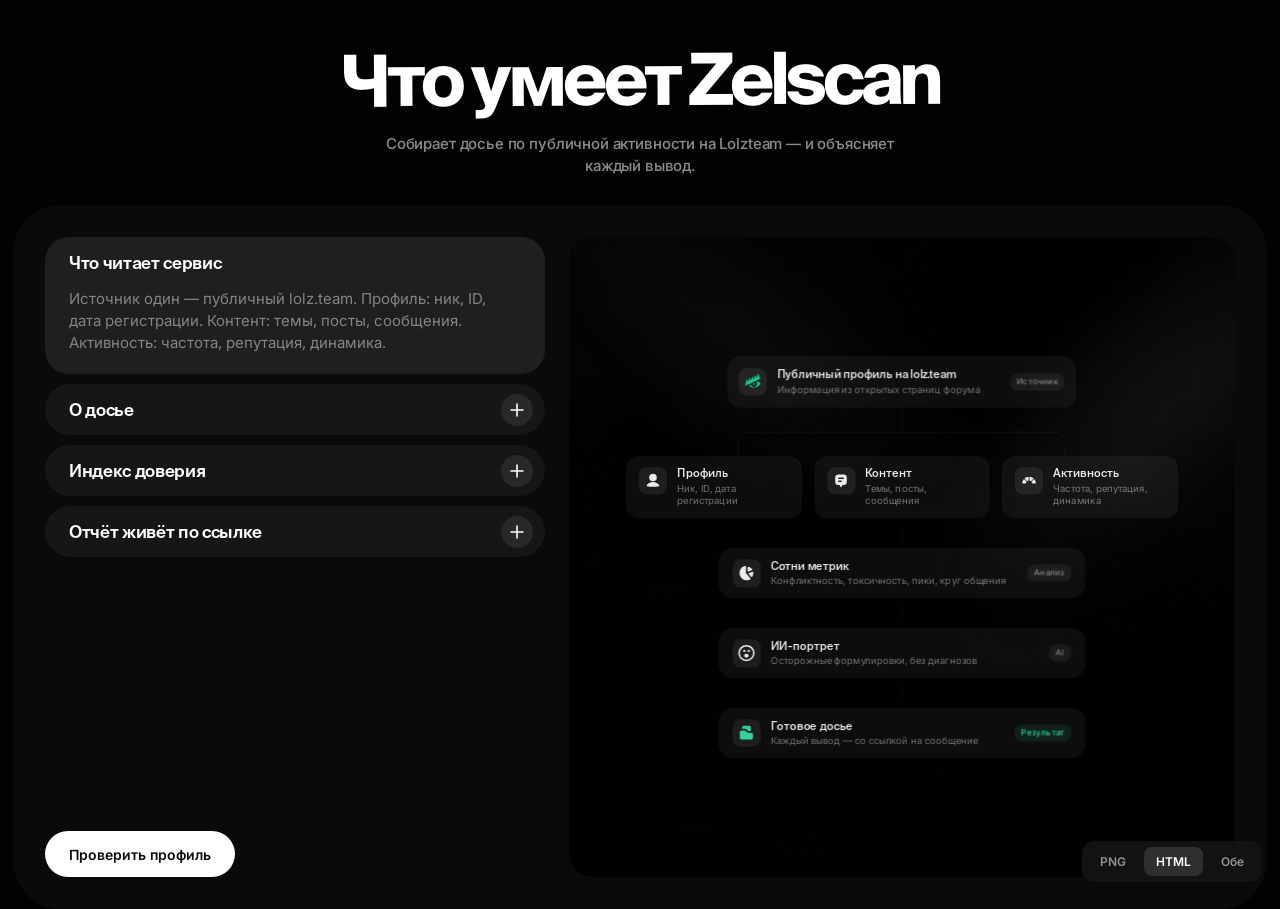
<file: zw-html-test.html>
<!doctype html>
<html lang="ru">
<head>
<meta charset="utf-8">
<meta name="viewport" content="width=device-width,initial-scale=1">
<title>ZW HTML-art — тест (не для прода)</title>
<!-- ТЕСТОВАЯ СТРАНИЦА: блок «Что умеет Zelscan» с HTML-иллюстрациями вместо PNG.
     Никуда не деплоится, в index.html не подключён. Рефы: Figma Monopoly 1082-6921/7162/7382, 1084-7969. -->
<link href="https://fonts.googleapis.com/css2?family=Inter:wght@300;400;500;600;700&display=swap" rel="stylesheet">
<style>
@font-face{font-family:'SuisseIntl';src:url('fonts/SuisseIntl-Regular.otf') format('opentype');font-weight:400;font-style:normal;}
@font-face{font-family:'SuisseIntl';src:url('fonts/SuisseIntl-Medium.otf') format('opentype');font-weight:500;font-style:normal;}
@font-face{font-family:'SuisseIntl';src:url('fonts/SuisseIntl-SemiBold.otf') format('opentype');font-weight:600;font-style:normal;}
@font-face{font-family:'SuisseIntl';src:url('fonts/SuisseIntl-Bold.otf') format('opentype');font-weight:700;font-style:normal;}
</style>
<link href="css/base.css?v=2" rel="stylesheet">
<link href="css/story-block.css?v=7" rel="stylesheet">
<link href="css/zw-art-2.css?v=6" rel="stylesheet">
<style>
  /* режимы сравнения: PNG / HTML / обе */
  .zw-shot--png{z-index:1;}
  .zw-mode-png .zw-shot--art{display:none;}
  .zw-mode-html .zw-shot--png{display:none;}
  .zw-mode-mix .zw-shot--png{opacity:.4;}
  .zw-switch{position:fixed;right:18px;bottom:18px;z-index:99;display:flex;gap:6px;
    background:rgba(20,20,22,.9);border-radius:12px;padding:6px;
    font-family:Inter,sans-serif;}
  .zw-switch button{border:0;cursor:pointer;padding:7px 12px;border-radius:8px;
    background:transparent;color:rgba(255,255,255,.55);font-size:12px;font-weight:600;font-family:inherit;}
  .zw-switch button.on{background:rgba(255,255,255,.12);color:#fff;}
</style>
</head>
<body class="zw-mode-html">

<!-- ═══ STORY BLOCK (копия из index.html) ═══ -->
<section class="zw" style="margin-top:48px">
  <div class="zw-head">
    <h2 class="zw-h2"><span class="zw-h2-ln">Что умеет Zelscan</span></h2>
    <p class="zw-sub">Собирает досье по публичной активности на Lolzteam — и объясняет каждый вывод.</p>
  </div>

  <div class="zw-gap" aria-hidden="true"></div>

  <div class="zw-shell">
    <div class="zw-left">
      <div class="zw-list">
        <article class="zw-item is-on">
          <button class="zw-btn" type="button" aria-expanded="true">
            <span class="zw-title">Что читает сервис</span>
            <span class="zw-plus" aria-hidden="true"><svg viewBox="0 0 14 14" fill="none"><path d="M7 1v12M1 7h12" stroke="currentColor" stroke-width="1.6" stroke-linecap="round"/></svg></span>
          </button>
          <div class="zw-body"><p>Источник один — публичный lolz.team. Профиль: ник, ID, дата регистрации. Контент: темы, посты, сообщения. Активность: частота, репутация, динамика.</p></div>
        </article>
        <article class="zw-item">
          <button class="zw-btn" type="button" aria-expanded="false">
            <span class="zw-title">О досье</span>
            <span class="zw-plus" aria-hidden="true"><svg viewBox="0 0 14 14" fill="none"><path d="M7 1v12M1 7h12" stroke="currentColor" stroke-width="1.6" stroke-linecap="round"/></svg></span>
          </button>
          <div class="zw-body"><p>Обзор, Активность, Поведение, Психология, Анализ. Каждый раздел — свой экран и выводы.</p></div>
        </article>
        <article class="zw-item">
          <button class="zw-btn" type="button" aria-expanded="false">
            <span class="zw-title">Индекс доверия</span>
            <span class="zw-plus" aria-hidden="true"><svg viewBox="0 0 14 14" fill="none"><path d="M7 1v12M1 7h12" stroke="currentColor" stroke-width="1.6" stroke-linecap="round"/></svg></span>
          </button>
          <div class="zw-body"><p>Репутация, конфликты и поведение сходятся в одну цифру 0–100. Открыл — понял, можно ли иметь дело.</p></div>
        </article>
        <article class="zw-item">
          <button class="zw-btn" type="button" aria-expanded="false">
            <span class="zw-title">Отчёт живёт по ссылке</span>
            <span class="zw-plus" aria-hidden="true"><svg viewBox="0 0 14 14" fill="none"><path d="M7 1v12M1 7h12" stroke="currentColor" stroke-width="1.6" stroke-linecap="round"/></svg></span>
          </button>
          <div class="zw-body"><p>Готовое досье открывается продавцу, напарнику или в теме — доступ настраивается, ссылка всегда свежая.</p></div>
        </article>
      </div>
      <a class="zw-cta" href="https://app.zelscan.xyz/app?oauth_start=1">Проверить профиль</a>
    </div>

    <!-- правая колонка: bg.webp + PNG-версии (для сравнения) + HTML-иллюстрации -->
    <div class="zw-right" aria-hidden="true">
      <img class="zw-shot-bg" src="images/bg.webp" alt="">

      <figure class="zw-shot zw-shot--png is-on" data-i="0"><img class="zw-shot-img" src="images/shema.webp" alt=""></figure>
      <figure class="zw-shot zw-shot--png" data-i="1"><img class="zw-shot-img" src="images/about.webp" alt=""></figure>
      <figure class="zw-shot zw-shot--png" data-i="2"><img class="zw-shot-img" src="images/index-doveria.webp" alt=""></figure>
      <figure class="zw-shot zw-shot--png" data-i="3"><img class="zw-shot-img" src="images/link.webp" alt=""></figure>

      <!-- ─── АРТ 1: схема «что читает сервис» (Figma 642×467) ─── -->
      <figure class="zw-shot zw-shot--art is-on" data-i="0">
        <div class="zwart zwart--shema">
          <!-- верхняя карточка: публичный профиль -->
          <div class="zs-rowcard zs-prof">
            <div class="zw-ico"><img src="svg/zelenka.svg" alt=""></div>
            <div class="zc-txt">
              <div class="zc-t su">Публичный профиль на lolz.team</div>
              <div class="zc-s">Информация из открытых страниц форума</div>
            </div>
            <span class="zw-pill">Источник</span>
          </div>
          <!-- три мини-карточки -->
          <div class="zs-rowcard zs-mini zs-c1">
            <div class="zw-ico"><img src="svg/profile.svg" alt=""></div>
            <div class="zc-txt">
              <div class="zc-t su">Профиль</div>
              <div class="zc-s">Ник, ID, дата регистрации</div>
            </div>
          </div>
          <div class="zs-rowcard zs-mini zs-c2">
            <div class="zw-ico"><img src="svg/Chat_alt_2_fill.svg" alt=""></div>
            <div class="zc-txt">
              <div class="zc-t su">Контент</div>
              <div class="zc-s">Темы, посты, сообщения</div>
            </div>
          </div>
          <div class="zs-rowcard zs-mini zs-c3">
            <div class="zw-ico"><img src="svg/activnost.svg" alt=""></div>
            <div class="zc-txt">
              <div class="zc-t su">Активность</div>
              <div class="zc-s">Частота, репутация, динамика</div>
            </div>
          </div>
          <!-- широкие карточки -->
          <div class="zs-rowcard zs-wide zs-metrics">
            <div class="zw-ico"><img src="svg/metrics.svg" alt=""></div>
            <div class="zc-txt">
              <div class="zc-t su">Сотни метрик</div>
              <div class="zc-s">Конфликтность, токсичность, пики, круг общения</div>
            </div>
            <span class="zw-pill">Анализ</span>
          </div>
          <div class="zs-rowcard zs-wide zs-ai">
            <div class="zw-ico"><img src="svg/AI-smile.svg" alt=""></div>
            <div class="zc-txt">
              <div class="zc-t su">ИИ-портрет</div>
              <div class="zc-s">Осторожные формулировки, без диагнозов</div>
            </div>
            <span class="zw-pill">AI</span>
          </div>
          <div class="zs-rowcard zs-wide zs-dosie">
            <div class="zw-ico"><img src="svg/ready-dosie.svg" alt=""></div>
            <div class="zc-txt">
              <div class="zc-t su">Готовое досье</div>
              <div class="zc-s">Каждый вывод — со ссылкой на сообщение</div>
            </div>
            <span class="zw-pill green">Результат</span>
          </div>
          <!-- пунктирные коннекторы -->
          <div class="zs-dash zs-dash-stem"></div>
          <div class="zs-dash zs-dash-fork"></div>
          <div class="zs-dash zs-dash-v zs-dash-v1"></div>
          <div class="zs-dash zs-dash-v zs-dash-v2"></div>
          <div class="zs-dash zs-dash-v zs-dash-v3"></div>
        </div>
      </figure>

      <!-- ─── АРТ 2: о досье / психология (Figma 556×541) ─── -->
      <figure class="zw-shot zw-shot--art" data-i="1">
        <div class="zwart zwart--about">
          <div class="ab-nav">
            <div class="ab-lnk">Обзор</div><div class="ab-sep"></div>
            <div class="ab-lnk">Активность</div><div class="ab-sep"></div>
            <div class="ab-lnk">Поведение</div>
            <div class="ab-lnk is-active su">Психология</div>
            <div class="ab-lnk">Анализ</div>
          </div>

          <!-- пустые карточки-скелетоны -->
          <div class="ab-card ab-empty ab-empty1">
            <div class="sk-bar sk-a"></div><div class="sk-bar sk-b"></div><div class="sk-bar sk-c"></div>
          </div>
          <div class="ab-card ab-empty ab-empty2">
            <div class="sk-bar sk-a"></div><div class="sk-bar sk-b"></div><div class="sk-bar sk-c"></div>
          </div>

          <!-- признание ошибок (весы) -->
          <div class="ab-card ab-mist">
            <div class="ab-glow ab-glow-amber"></div>
            <div class="ab-glow ab-glow-green"></div>
            <div class="ab-h">
              <div class="ab-t su">Признание ошибок</div>
              <div class="ab-s">Готовность признать неправоту</div>
            </div>
            <div class="ab-scales">
              <div class="ab-ic">
                <div class="sc-base"></div>
                <div class="sc-pole"></div>
                <div class="sc-pivot"></div>
                <div class="sc-beam"></div>
                <div class="sc-str sc-str-l"></div>
                <div class="sc-str sc-str-r"></div>
                <div class="sc-pan sc-pan-l">2</div>
                <div class="sc-pan sc-pan-r">3</div>
              </div>
              <div class="sc-leg">
                <span><i style="background:#34D399"></i>признал</span>
                <span><i style="background:#F59E0B"></i>настоял на своём</span>
              </div>
              <div class="sc-cap">из 5 сообщений, где тема ошибки или спора поднимал</div>
            </div>
          </div>

          <!-- эго -->
          <div class="ab-card ab-ego">
            <div class="ab-glow ab-glow-cyan"></div>
            <div class="ab-glow ab-glow-blue"></div>
            <div class="ab-h" style="width:139.16px">
              <div class="ab-t su">Эго</div>
              <div class="ab-s">Как часто говорит о себе</div>
            </div>
            <div class="ab-ego-r">
              <div class="ab-ring" id="zwRing">
                <div class="ab-ring-c">
                  <div class="ab-ring-v" data-count="6" data-suffix="%">6%</div>
                  <div class="ab-ring-l">эго-индекс</div>
                </div>
              </div>
              <div class="ab-ego-col">
                <b class="ab-ego-n" data-count="83">83</b>
                <span class="ab-ego-u">«я»-маркеров</span>
                <span class="ab-ego-verdict">Сдержанное эго</span>
              </div>
            </div>
            <div class="ab-ego-note">Почти без «я» — пишет о вещах, а не о себе</div>
          </div>
        </div>
      </figure>

      <!-- ─── АРТ 3: индекс доверия (Figma 578.82×408) ─── -->
      <figure class="zw-shot zw-shot--art" data-i="2">
        <div class="zwart zwart--index">
          <!-- карточка Udodov — позиции 1:1 из Figma/udodov-card.svg -->
          <div class="ix-card">
            <div class="ix-cardglow"></div>
            <div class="ix-av-ring"></div>
            <div class="ix-av"></div>
            <div class="ix-nick"><span>Udodov</span><img class="ix-nick-ic" src="images/zelenka.svg?v=1" alt=""></div>
            <div class="ix-tag1">Шарит</div>
            <div class="ix-tag2">Душа</div>
            <div class="ix-plan"><svg viewBox="0 0 24 24" fill="none"><path d="M12 2l1.8 6.2L20 10l-6.2 1.8L12 18l-1.8-6.2L4 10l6.2-1.8L12 2z" fill="#E7E9EA"/></svg><span>Полный AI</span></div>
            <div class="ix-rep"><svg viewBox="0 0 24 24" fill="none"><path d="M14.8 3.6l5.6 5.6-2.2 2.2-5.6-5.6 2.2-2.2z" fill="#12CE90"/><path d="M12.6 8.4l3 3-8.2 8.2c-.8.8-2.2.8-3 0-.8-.8-.8-2.2 0-3l8.2-8.2z" fill="#12CE90"/></svg><b><span data-count="25">25</span>/100</b></div>
            <div class="ix-more"><svg viewBox="0 0 8 8" fill="none"><path d="M1.5 1l3 3-3 3" stroke="#737378" stroke-width="1.2" stroke-linecap="round"/></svg></div>
            <div class="ix-body">
              <div class="ix-stats">
                <div class="st"><b data-count="298" data-space="1">298</b><span>Темы</span></div>
                <div class="vsep"></div>
                <div class="st"><b data-count="50007" data-space="1">50 007</b><span>Сообщений</span></div>
                <div class="vsep"></div>
                <div class="st"><b data-count="78">78</b><span>Стена</span></div>
              </div>
              <div class="ix-metrics">
                <div class="mx m-g"><b data-count="56" data-suffix="%">56%</b><div class="bar"><i data-w="57"></i></div><span>Уверенность</span></div>
                <div class="vsep"></div>
                <div class="mx m-a"><b data-count="2" data-suffix="%">2%</b><div class="bar"><i data-w="7"></i></div><span>Эго</span></div>
                <div class="vsep"></div>
                <div class="mx m-r"><b data-count="39" data-suffix="%">39%</b><div class="bar"><i data-w="51"></i></div><span>Конфликт</span></div>
              </div>
            </div>
          </div>

          <!-- карточка индекса -->
          <div class="ix-gauge">
            <div class="ix-t su">Индекс доверия</div>
            <div class="ix-s">Насколько безопасно с ним взаимодействовать</div>
            <svg class="ix-svg" viewBox="0 0 380.6 190.3" fill="none">
              <defs>
                <linearGradient id="ixGrad" x1="60.6" y1="165.4" x2="320" y2="165.4" gradientUnits="userSpaceOnUse">
                  <stop offset="0" stop-color="#34D399"/><stop offset="1" stop-color="#34D399"/>
                </linearGradient>
              </defs>
              <path d="M60.6 165.4 A129.7 129.7 0 0 1 320 165.4" stroke="rgba(0,0,0,0.35)" stroke-width="26.17" stroke-linecap="round"/>
              <path class="ix-arc-glow" d="M60.6 165.4 A129.7 129.7 0 0 1 225.66 40.63" stroke="#34D399" stroke-width="26.17" stroke-linecap="round" opacity=".09" filter="blur(13px)"/>
              <path class="ix-arc-prog" d="M60.6 165.4 A129.7 129.7 0 0 1 225.66 40.63" stroke="url(#ixGrad)" stroke-width="26.17" stroke-linecap="round"/>
            </svg>
            <div class="ix-val">
              <i class="ix-needle"></i>
              <div class="ix-num"><span class="n" data-count="58">58</span><small>/100</small></div>
              <div class="ix-word">умеренно</div>
            </div>
            <div class="ix-scale">
              <div class="ix-flag">
                <div class="ix-flag-b"><b>58</b><span>/100</span></div>
                <div class="ix-flag-tail"></div>
              </div>
              <div class="ix-bar"></div>
              <div class="ix-tick" style="left:-0.38px"></div>
              <div class="ix-tick" style="left:103.45px"></div>
              <div class="ix-tick" style="left:241.87px"></div>
              <div class="ix-tick" style="left:345.71px"></div>
              <div class="ix-mark" style="left:115.24px"></div>
              <div class="ix-mark" style="left:230.49px"></div>
              <div class="ix-knob"></div>
              <div class="ix-ends"><span>0</span><span>100</span></div>
              <div class="ix-leg">
                <div><i></i><span>Безопасно</span></div>
                <div class="on"><i></i><span>Осторожно</span></div>
                <div><i></i><span>Опасно</span></div>
              </div>
            </div>
          </div>
        </div>
      </figure>

      <!-- ─── АРТ 4: поделиться ссылкой (Figma 418×394) ─── -->
      <figure class="zw-shot zw-shot--art" data-i="3">
        <div class="zwart zwart--link">
          <div class="lk-url">
            <svg viewBox="0 0 9 11" fill="none"><rect x="0.5" y="4.5" width="8" height="6" rx="1.4" fill="#FFF"/><path d="M2 5V3.4A2.5 2.5 0 0 1 7 3.4V5" stroke="#FFF" stroke-width="1.4"/></svg>
            <span>app.zelscan.xyz</span>
          </div>
          <div class="lk-modal">
            <div class="lk-head">
              <h4>Поделиться и доступ</h4>
              <div class="lk-close"><svg viewBox="0 0 14 14" fill="none"><path d="M2.4 2.4l9.2 9.2M11.6 2.4l-9.2 9.2" stroke="rgba(255,255,255,0.8)" stroke-width="1.5" stroke-linecap="round"/></svg></div>
            </div>
            <div class="lk-acc-label">Доступ к досье <span class="lk-q">?</span></div>
            <div class="lk-links">
              <div class="lk-btn pos1">
                <svg viewBox="0 0 15 15" fill="none"><rect x="2.4" y="6.3" width="10.2" height="7" rx="1.6" fill="currentColor"/><path d="M4.6 6V4.4a2.9 2.9 0 0 1 5.8 0V6" stroke="currentColor" stroke-width="1.5"/></svg>
                Только я
              </div>
              <div class="lk-btn pos2">
                <svg viewBox="0 0 15 15" fill="none"><path d="M6.2 8.8a3 3 0 0 0 4.3.2l1.8-1.8a3 3 0 1 0-4.3-4.3l-.9.9" stroke="currentColor" stroke-width="1.4" stroke-linecap="round"/><path d="M8.8 6.2a3 3 0 0 0-4.3-.2L2.7 7.8a3 3 0 1 0 4.3 4.3l.9-.9" stroke="currentColor" stroke-width="1.4" stroke-linecap="round"/></svg>
                По ссылке
              </div>
              <div class="lk-btn pos3 is-active">
                <svg viewBox="0 0 15 15" fill="none"><circle cx="7.5" cy="7.5" r="6.2" stroke="currentColor" stroke-width="1.3"/><path d="M1.5 7.5h12M7.5 1.4c-3.4 3.6-3.4 8.6 0 12.2 3.4-3.6 3.4-8.6 0-12.2z" stroke="currentColor" stroke-width="1.1"/></svg>
                Для всех
              </div>
            </div>
            <div class="lk-seclabel">Ссылка на досье</div>
            <div class="lk-input">
              <span class="lk-urltxt">https://app.zelscan.xyz/report?order=fe942cf832</span>
              <div class="lk-copy"><svg class="cp" viewBox="0 0 15 15" fill="none"><rect x="4.6" y="4.6" width="8" height="8" rx="1.4" stroke="#A8A8AD" stroke-width="1.3"/><path d="M10.4 2.4H3.8a1.4 1.4 0 0 0-1.4 1.4v6.6" stroke="#A8A8AD" stroke-width="1.3" stroke-linecap="round"/></svg><svg class="ok" viewBox="0 0 15 15" fill="none"><circle cx="7.5" cy="7.5" r="6.5" fill="#34D399"/><path d="M4.6 7.6l2 2 3.8-4" stroke="#052B1D" stroke-width="1.5" stroke-linecap="round" stroke-linejoin="round"/></svg></div>
            </div>
            <div class="lk-save"><span class="lk-save-t">Сохранить</span></div>
          </div>
          <div class="lk-toast" id="lkToast">Ссылка скопирована</div>
        </div>
      </figure>

    </div>
  </div>
</section>

<!-- переключатель PNG / HTML / обе -->
<div class="zw-switch" id="zwSwitch">
  <button data-mode="zw-mode-png">PNG</button>
  <button data-mode="zw-mode-html" class="on">HTML</button>
  <button data-mode="zw-mode-mix">Обе</button>
</div>

<script>
/* аккордеон — как js/story-block.js */
(function(){
  'use strict';
  var section=document.querySelector('.zw');
  if(!section)return;
  var items=[].slice.call(section.querySelectorAll('.zw-item'));
  var shots=[].slice.call(section.querySelectorAll('.zw-shot'));
  var reduced=window.matchMedia&&window.matchMedia('(prefers-reduced-motion: reduce)').matches;
  var cur=0,timer=null,DELAY=4200;
  function set(i){
    cur=i;
    items.forEach(function(it,k){
      it.classList.toggle('is-on',k===i);
      var b=it.querySelector('.zw-btn');
      if(b)b.setAttribute('aria-expanded',k===i?'true':'false');
    });
    shots.forEach(function(s){s.classList.toggle('is-on',+s.dataset.i===i);});
  }
  function play(){if(reduced)return;stop();timer=setInterval(function(){set((cur+1)%items.length);},DELAY);}
  function stop(){if(timer){clearInterval(timer);timer=null;}}
  items.forEach(function(it,k){
    var btn=it.querySelector('.zw-btn');
    if(btn)btn.addEventListener('click',function(){set(k);play();});
  });
  var shell=section.querySelector('.zw-shell');
  if(shell){
    shell.addEventListener('mouseenter',stop);
    shell.addEventListener('mouseleave',play);
    shell.addEventListener('focusin',stop);
    shell.addEventListener('focusout',play);
  }
  set(0);play();
})();

/* ?frame=N&static=1 — выбрать кадр и заморозить анимации (для скриншотов) */
(function(){
  var q=new URLSearchParams(location.search);
  if(q.get('static')){
    var shell=document.querySelector('.zw-shell');
    if(shell){shell.dispatchEvent(new Event('mouseenter'));}
  }
  if(q.get('still')||q.get('noblur')){
    var st=document.createElement('style');
    st.textContent='*{transition:none!important;animation:none!important}'+
      (q.get('noblur')?'.ix-card{backdrop-filter:none!important;-webkit-backdrop-filter:none!important}':'');
    document.head.appendChild(st);
  }
  var f=parseInt(q.get('frame'),10);
  if(f>=1&&f<=4){
    var sec=document.querySelector('.zw');
    var its=sec.querySelectorAll('.zw-item');
    var shs=sec.querySelectorAll('.zw-shot');
    its.forEach(function(it,k){
      it.classList.toggle('is-on',k===f-1);
      var b=it.querySelector('.zw-btn');
      if(b)b.setAttribute('aria-expanded',k===f-1?'true':'false');
    });
    shs.forEach(function(s){s.classList.toggle('is-on',+s.dataset.i===f-1);});
  }
})();

/* кольцо эго: 24 точки по кругу, верхняя — зелёная */
(function(){
  var ring=document.getElementById('zwRing');
  if(!ring)return;
  for(var i=0;i<24;i++){
    var d=document.createElement('i');
    d.style.setProperty('--a',(i*15)+'deg');
    d.style.setProperty('--i',i);
    if(i===0)d.className='on';
    ring.appendChild(d);
  }
})();

/* фит арт-сцены (743×640) под фактическую ширину кадра */
(function(){
  function fitArt(){
    var r=document.querySelector('.zw-right');
    if(!r)return;
    r.style.setProperty('--zwfit',Math.min(1,r.clientWidth/743).toFixed(4));
  }
  window.addEventListener('resize',fitArt,{passive:true});
  fitArt();
})();

/* переключатель режимов */
(function(){
  var sw=document.getElementById('zwSwitch');
  if(!sw)return;
  sw.addEventListener('click',function(e){
    var b=e.target.closest('button');if(!b)return;
    document.body.classList.remove('zw-mode-png','zw-mode-html','zw-mode-mix');
    document.body.classList.add(b.dataset.mode);
    [].forEach.call(sw.querySelectorAll('button'),function(x){x.classList.toggle('on',x===b);});
  });
})();
</script>
<script src="js/zw-anim.js?v=7"></script>
</body>
</html>
</file>
<file: zelscan-moderation-minimal/styles.css>
@font-face{font-family:SuisseIntl;src:url('assets/fonts/SuisseIntl-Regular.otf') format('opentype');font-weight:400;font-style:normal;font-display:swap}
@font-face{font-family:SuisseIntl;src:url('assets/fonts/SuisseIntl-Medium.otf') format('opentype');font-weight:500;font-style:normal;font-display:swap}
@font-face{font-family:SuisseIntl;src:url('assets/fonts/SuisseIntl-SemiBold.otf') format('opentype');font-weight:600;font-style:normal;font-display:swap}
@font-face{font-family:SuisseIntl;src:url('assets/fonts/SuisseIntl-Bold.otf') format('opentype');font-weight:700;font-style:normal;font-display:swap}

:root{--black:#000;--white:#fff;--green:#30c991;--container:1321px;--gutter:max(calc((100vw - var(--container))/2),44px);--ease:cubic-bezier(.16,1,.3,1)}
*,*::before,*::after{box-sizing:border-box}
html{scroll-behavior:smooth;scroll-padding-top:90px;background:#000;overflow-x:hidden}
body{margin:0;background:#000;color:#fff;font-family:SuisseIntl,Arial,sans-serif;-webkit-font-smoothing:antialiased;overflow-x:hidden}
button,a{font:inherit;color:inherit}button{border:0;padding:0;background:none;cursor:pointer}a{text-decoration:none}img,svg{display:block;max-width:100%}h1,h2,h3,p,dl,dd,dt,ul{margin:0}ul{padding:0;list-style:none}
::selection{background:var(--green);color:#000}
:focus-visible{outline:2px solid var(--green);outline-offset:4px}
.skip-link{position:fixed;left:16px;top:-100px;z-index:10000;background:#fff;color:#000;padding:12px 16px;border-radius:12px}.skip-link:focus{top:16px}

/* Header from the main landing */
.hero-outer{--hero-pad:13px;--hero-radius:52px;--hero-gap:12px;--promo-height:44px;padding:var(--hero-pad) var(--hero-pad) 0;display:flex;flex-direction:column;gap:var(--hero-gap)}
.promo{width:calc(100% - (var(--hero-pad) * 40 / 13));margin:0 auto;height:44px;flex-shrink:0;padding:0 42px 0 16px;background:var(--green);border-radius:24px;display:flex;align-items:center;justify-content:center;position:relative;overflow:hidden;transform-origin:top center;transition:transform .4s var(--ease),opacity .3s,margin-bottom .4s}
.promo--hidden{transform:perspective(500px) rotateX(-90deg);opacity:0;margin-bottom:calc(-1 * (var(--promo-height) + var(--hero-gap)))}
.promo-t{display:inline-flex;align-items:center;gap:8px;font-size:16px;font-weight:500;letter-spacing:-.5px}.promo-t i{width:7px;height:7px;background:#fff;border-radius:1px;transform:rotate(45deg)}
.promo-close{position:absolute;right:10px;width:28px;height:28px;background:rgba(255,255,255,.16);border-radius:50%;display:flex;align-items:center;justify-content:center}.promo-close:hover{background:rgba(255,255,255,.28)}
.heroblock{position:relative;overflow:hidden;width:calc(100% - (var(--hero-pad) * 40 / 13));height:760px;margin:0 auto;border-radius:var(--hero-radius);background-color:#f5f3ed;background-image:linear-gradient(90deg,rgb(0 0 0 / 23%) 0%,rgb(0 0 0 / 7%) 48%,rgb(0 0 0 / 0%) 74%),url('assets/images/background1.jpg');background-size:cover;background-position:center;border:0}
.hero-outer.promo-removed{gap:0}.hero-outer.promo-removed .heroblock{height:calc(760px + var(--promo-height) + var(--hero-gap))}
.hdr{position:absolute;top:0;left:0;right:0;z-index:8;display:flex;justify-content:space-between;align-items:center;padding:0 max(calc((100% - 1321px)/2),16px);height:86.85px}
.brand-logo-wrap{position:relative;z-index:1;display:flex;align-items:center}.brand-logo{display:block;height:auto;max-width:none}.brand-logo--header{width:135px}.brand-logo--footer{width:123px}
.hdr-login{display:flex;align-items:center;justify-content:center;gap:8px;white-space:nowrap;padding:0 16px;background:#fff;border-radius:14px;font-size:13.6px;font-weight:600;letter-spacing:-.01em;color:#000;width:162.2px;height:40px;transition:transform .15s,background .15s}.hdr-login:hover{transform:scale(1.02);background:#f5f5f5}.hdr-login:active{transform:scale(.97)}.hdr-login svg{flex:0 0 auto;width:18px!important;height:18px!important}
.hdr-floating{position:fixed;top:14px;left:50%;transform:translate(-50%,-18px) scale(.985);width:min(calc(100% - 32px),500px);min-height:64px;padding:8px 10px 8px 12px;display:flex;align-items:center;justify-content:space-between;gap:14px;border-radius:24px;background:rgba(16,16,16,.82);border:1px solid rgba(255,255,255,.15);box-shadow:0 14px 44px rgba(0,0,0,.18);backdrop-filter:blur(18px);-webkit-backdrop-filter:blur(18px);opacity:0;visibility:hidden;pointer-events:none;z-index:70;transition:opacity .28s,transform .32s var(--ease),visibility .28s}.hdr-floating.-show{opacity:1;visibility:visible;pointer-events:auto;transform:translate(-50%,0) scale(1)}.hdr-floating-left,.hdr-floating-right{display:flex;align-items:center}.hdr-floating-left{padding-left:10px}.hdr-floating .brand-logo--header{width:114px}

/* Plain black hero */
.hero-content{position:absolute;left:max(calc((100% - 1321px)/2),16px);right:max(calc((100% - 1321px)/2),16px);top:auto;bottom:72px}
.hero-content h1{max-width:670px;margin-top:0;font-size:120px;font-weight:700;line-height:.83;letter-spacing:-.068em;color:#fff}
.hero-lead{margin-top:32px;max-width:410px;font-weight:400;font-size:20px;line-height:1.45;color:rgb(255 255 255)}

/* One simple white document */
.document{--document-edge:33px;--document-radius:52px;margin:13px var(--document-edge);border-radius:var(--document-radius);background:#fff;color:#111;padding:30px var(--gutter) 110px;will-change:margin-left,margin-right,border-radius}
.section{display:grid;grid-template-columns:210px minmax(0,1fr);gap:60px;padding:105px 0;border-bottom:1px solid #d8d8d8}
.section-label{padding-top:8px;font-size:13px;letter-spacing:0;color:rgba(17,17,17,.28)}
.section h2{max-width:820px;margin-bottom:54px;font-size:clamp(58px,5.8vw,84px);font-weight:600;line-height:.9;letter-spacing:-.06em}
.document-intro .large-copy{max-width:920px;font-size:clamp(30px,3.2vw,46px);line-height:1.12;letter-spacing:-.035em}.document-intro .large-copy a{text-decoration:underline;text-decoration-thickness:1px;text-underline-offset:5px}.document-intro div>p:last-child{max-width:720px;margin-top:35px;font-size:17px;line-height:1.55;color:#626262}
.fact-list{overflow:hidden;background:rgba(0,0,0,.03);border-radius:20px}.fact-list>div{display:grid;grid-template-columns:210px 1fr;gap:35px;padding:23px 24px;border-bottom:1px solid rgba(0,0,0,.08);font-size:17px;line-height:1.45}.fact-list>div:last-child{border-bottom:0}.fact-list dt{color:#707070}.fact-list dd{font-weight:500}
.plain-list{overflow:hidden;background:rgba(0,0,0,.03);border-radius:20px}.plain-list li{position:relative;padding:25px 24px 25px 56px;border-bottom:1px solid rgba(0,0,0,.08);font-size:clamp(20px,2vw,28px);line-height:1.24;letter-spacing:-.025em}.plain-list li:last-child{border-bottom:0}.plain-list li::before{content:'—';position:absolute;left:24px;color:rgba(17,17,17,.32)}
.report-notes{display:grid;grid-template-columns:repeat(3,1fr);gap:12px}.report-notes article,.report-notes article+article{min-height:270px;padding:28px;background:rgba(0,0,0,.03);border:0;border-radius:20px}.report-notes span{font-size:12px;color:rgba(17,17,17,.3)}.report-notes h3{margin-top:45px;font-size:25px;font-weight:500;letter-spacing:-.03em}.report-notes p{margin-top:14px;font-size:16px;line-height:1.55;color:#666}
.faq{overflow:hidden;background:rgba(0,0,0,.03);border-radius:20px}.faq details{padding:0 24px;border-bottom:1px solid rgba(0,0,0,.08)}.faq details:last-child{border-bottom:0}.faq summary{list-style:none;min-height:98px;display:flex;align-items:center;justify-content:space-between;gap:30px;font-size:clamp(23px,2.3vw,32px);font-weight:500;letter-spacing:-.035em;cursor:pointer}.faq summary::-webkit-details-marker{display:none}.faq summary i{position:relative;flex:0 0 28px;width:28px;height:28px;border-radius:50%;background:#eee}.faq summary i::before,.faq summary i::after{content:'';position:absolute;left:9px;top:13px;width:10px;height:1.5px;background:#111;transition:transform .2s}.faq summary i::after{transform:rotate(90deg)}.faq details[open] summary i::after{transform:none}.faq details>p{max-width:760px;padding:0 60px 30px 0;font-size:17px;line-height:1.55;color:#666}
.document-end{display:flex;align-items:flex-end;justify-content:space-between;gap:50px;padding-top:90px}.document-end p{max-width:670px;font-size:clamp(28px,3vw,42px);line-height:1.15;letter-spacing:-.035em}.document-end a{display:inline-flex;align-items:center;gap:24px;padding-bottom:8px;border-bottom:1px solid #111;font-size:16px;font-weight:500;white-space:nowrap}

/* Footer from the main landing */
.ft{position:relative;overflow:hidden}.ft-bg{position:absolute;inset:0;background:linear-gradient(180deg,#000 0%,rgba(0,0,0,0) 17.68%),url('assets/images/darkk.webp') center/cover no-repeat}.ft-inner{position:relative;z-index:1;max-width:1440px;margin:0 auto;padding:72px 80px 0;min-height:880px;display:flex;flex-direction:column}.ft-top{display:flex;justify-content:space-between;align-items:flex-start}.ft-author-row{display:flex;align-items:center;gap:8px}.ft-launched{font-size:14px;color:rgba(255,255,255,.48);white-space:nowrap}.ft-badge{display:inline-flex;align-items:center;gap:6px;padding:8px 9px;background:rgba(255,255,255,.06);border-radius:14px}.ft-badge:hover{background:rgba(255,255,255,.1)}.ft-badge-av{width:16px;height:16px;border-radius:8px;overflow:hidden}.ft-badge-av img{width:100%;height:100%;object-fit:cover}.ft-badge-name{font-size:15px;font-weight:500;white-space:nowrap}.ft-sp{flex:1}.ft-links{display:flex;gap:28px;flex-wrap:wrap;padding-bottom:28px;border-bottom:1px solid rgba(255,255,255,.1)}.ft-links a{font-size:14px;color:rgba(255,255,255,.48)}.ft-links a:hover{color:#fff}.ft-word-wrap{position:relative;margin-top:20px;height:205px;width:100%;overflow:hidden}.ft-word{font-size:285.344px;font-weight:600;letter-spacing:-.045em;line-height:234px;color:transparent;background:linear-gradient(to top,rgba(255,255,255,.04),rgba(255,255,255,.12));-webkit-background-clip:text;background-clip:text;user-select:none;white-space:nowrap;display:block;--ft-word-fit:1;transform:scaleX(calc(1.04 * var(--ft-word-fit)));transform-origin:left}

/* Author modal */
.modal-overlay{position:fixed;inset:0;z-index:9999;background:rgba(0,0,0,.7);display:flex;align-items:center;justify-content:center;opacity:0;visibility:hidden;pointer-events:none;transition:opacity .25s,visibility .25s;padding:20px}.modal-overlay.-open{opacity:1;visibility:visible;pointer-events:auto}.modal{position:relative;width:520px;max-width:100%;overflow:hidden;background:#fff;border-radius:42px;padding:24px 28px;display:flex;flex-direction:column;gap:18px;color:#1c1c1e}.modal-close{position:absolute;top:20px;right:20px;width:44px;height:44px;display:flex;align-items:center;justify-content:center;border-radius:12px}.modal-close:hover{background:#f2f2f7}.modal-header{display:flex;align-items:center;gap:18px}.modal-avatar{width:60px;height:60px;border-radius:16px;object-fit:cover}.modal-header-info{display:flex;flex-direction:column;gap:4px}.modal-name{font-size:20px;font-weight:600}.modal-nick{font-size:15px;color:#8e8e93}.modal-desc{font-size:14px;line-height:1.6;color:#8e8e93;padding-right:20px}.modal-projects{display:flex;flex-direction:column;gap:20px;padding-top:16px;border-top:1px solid #f0f0f3;margin-top:12px}.modal-projects-lbl{font-size:18px;font-weight:600}.modal-projects-scroll{display:flex;gap:12px;overflow-x:auto;scrollbar-width:none;padding:0 28px 4px 0;margin-right:-28px;cursor:grab}.modal-projects-scroll::-webkit-scrollbar{display:none}.modal-pcard{flex:0 0 150px;height:178px;border-radius:18px;display:flex;align-items:flex-end;justify-content:center;background-position:center;background-size:cover;padding:16px;text-align:center}.modal-pcard span{color:#fff;font-size:11px;line-height:1.3}.modal-pcard--dark span{color:#1c1c1e}.modal-tg-btn{display:flex;align-items:center;justify-content:center;gap:10px;padding:18px;border-radius:18px;background:#2aabee;color:#fff;font-size:15px;font-weight:600;margin-top:12px}

@media(max-width:1100px){:root{--gutter:50px}.section{grid-template-columns:150px 1fr;gap:35px}.report-notes{grid-template-columns:1fr}.report-notes article,.report-notes article+article{min-height:0;padding:28px;border:0}.report-notes h3{margin-top:22px}.ft-inner{padding-inline:50px}}
@media(max-width:767px){:root{--gutter:22px}.hero-outer{--hero-pad:8px;--hero-radius:28px;--hero-gap:8px;--promo-height:38px;padding:8px;gap:8px}.promo{width:100%;height:38px;border-radius:20px;padding-inline:12px 38px}.promo-t{font-size:12px;gap:7px}.promo-t i{width:6px;height:6px}.promo-close{right:7px;width:26px;height:26px}.heroblock{width:100%;height:560px;background-position:62% center}.hero-outer.promo-removed .heroblock{height:606px}.hdr{height:69px;padding:0 22px}.brand-logo--header{width:112px}.hdr-login{width:auto;height:38px;padding:0 12px;font-size:12px;border-radius:13px;gap:6px}.hdr-login svg{width:15px!important;height:15px!important}.hdr-floating{top:10px;width:calc(100% - 20px);min-height:52px;padding:6px 8px 6px 10px}.hdr-floating-left{padding-left:4px}.hdr-floating .brand-logo--header{width:83px}.hdr-floating .hdr-login svg{width:14px!important;height:14px!important}.hero-content{left:22px;right:22px;top:auto;bottom:52px}.hero-content h1{margin-top:0;font-size:clamp(58px,17vw,72px);line-height:.86}.hero-lead{margin-top:30px;max-width:310px;font-size:16px}.document{--document-edge:8px;--document-radius:28px;margin:8px var(--document-edge);border-radius:var(--document-radius);padding:12px 22px 75px}.section{display:block;padding:72px 0}.section-label{padding:0;margin-bottom:45px}.section h2{margin-bottom:38px;font-size:52px;line-height:.92}.document-intro .large-copy{font-size:29px;line-height:1.16}.document-intro div>p:last-child{font-size:15px}.fact-list>div{display:block;padding:19px 18px;font-size:15px}.fact-list dt{margin-bottom:8px}.plain-list li{padding:20px 18px 20px 46px;font-size:21px}.plain-list li::before{left:18px}.report-notes{display:grid;gap:10px}.report-notes article,.report-notes article+article{padding:22px;border-radius:16px}.report-notes p{font-size:15px}.faq details{padding:0 18px}.faq summary{min-height:86px;font-size:22px;line-height:1.08}.faq details>p{padding:0 35px 26px 0;font-size:15px}.document-end{display:block;padding-top:70px}.document-end p{font-size:28px}.document-end a{margin-top:35px;font-size:14px}.ft-inner{padding:44px 22px 0;min-height:620px}.ft-top{flex-direction:column;gap:18px}.brand-logo--footer{width:111px}.ft-author-row{width:100%;justify-content:space-between}.ft-launched{font-size:13px}.ft-badge-name{font-size:14px}.ft-links{gap:18px 24px;padding-bottom:24px}.ft-links a{font-size:13px}.ft-word-wrap{height:122px;margin-top:28px}.ft-word{font-size:105px;line-height:108px}.modal{border-radius:30px;padding:22px}.modal-desc{padding-right:0}.modal-projects-scroll{margin-right:-22px;padding-right:22px}}
@media(prefers-reduced-motion:reduce){html{scroll-behavior:auto}*{transition:none!important}}
</file>
<file: css/base.css>
/* ═══════════════════════════════════════
   BASE — reset, root vars, body, shared
   ═══════════════════════════════════════ */
:root{
  /* palette */
  --bg:#020202;
  --bg-soft:#060606;
  --bg-card:#080808;
  --text:#fff;
  --text-dim:rgba(255,255,255,0.6);
  --accent:#30C991;
  --accent-2:#34D399;
  --hairline:rgba(255,255,255,0.04);
  --hairline-strong:rgba(255,255,255,0.1);

  /* fonts */
  --font-suisse:'SuisseIntl',sans-serif;
  --font-inter:'Inter',sans-serif;

  /* radii */
  --r-lg:52px;
  --r-md:24px;

  /* layout */
  --container:1331px;
  --container-tight:1321px;
  --section-gap:120px;
  --pad-x:13px;

  /* motion */
  --ease-soft:cubic-bezier(0.4,0,0.2,1);
}

*,*::before,*::after{box-sizing:border-box;margin:0;padding:0;}

body{
  background:var(--bg);
  font-family:var(--font-inter);
  -webkit-font-smoothing:antialiased;
  color:var(--text);
  width:100%;
  overflow-x:hidden;
}

h1,h2,h3,h4,h5,h6,
[class*="-h1"],[class*="-h2"],[class*="-h3"],[class*="-h4"],[class*="-h5"],[class*="-h6"],
[class*="-title"],[class*="-heading"]{
  font-family:var(--font-suisse);
}

/* bottom fixed blur */
.bottom-blur{
  position:fixed;
  bottom:0;left:0;right:0;
  height:250px;
  backdrop-filter:blur(14px);
  -webkit-backdrop-filter:blur(14px);
  -webkit-mask-image:linear-gradient(to top,rgba(0,0,0,1) 0px,rgba(0,0,0,0.8) 40px,rgba(0,0,0,0.3) 100px,transparent 200px);
  mask-image:linear-gradient(to top,rgba(0,0,0,1) 0px,rgba(0,0,0,0.8) 40px,rgba(0,0,0,0.3) 100px,transparent 200px);
  pointer-events:none;
  z-index:9999;
}

@media (prefers-reduced-motion:reduce){
  *{animation-duration:0.001ms !important;animation-iteration-count:1 !important;transition-duration:0.001ms !important;}
}
</file>
<file: css/story-block.css>
/* ═══════════════════════════════════════
   STORY BLOCK — возможности Zelscan
   Референс: summation.com («The Summation Platform»), тёмная тема проекта.
   План: PLAN-new-block.md
═══════════════════════════════════════ */
.zw{margin-top:var(--section-gap);padding:0 var(--pad-x);}
.zw-head{display:flex;flex-direction:column;align-items:center;gap:24px;margin-bottom:56px;}
.zw-h2{font-weight:700;font-size:72px;line-height:85%;text-align:center;letter-spacing:-0.065em;color:#FFFFFF;transform:rotate(-0.29deg);margin:0;}
.zw-h2-ln{display:block;}
.zw-h2-ln.dim{color:rgba(255,255,255,0.35);}
.zw-sub{font-size:15px;font-weight:500;line-height:22px;letter-spacing:-0.155px;color:rgba(255,255,255,0.55);text-align:center;max-width:520px;}

/* ── оболочка ── */
.zw-shell{max-width:1331px;width:100%;margin:0 auto;background:#0A0A0B;border-radius:48px;padding:32px;
  display:grid;grid-template-columns:500px 1fr;gap:24px;align-items:stretch;}

/* ── левая колонка: аккордеон + CTA ── */
.zw-left{display:flex;flex-direction:column;min-width:0;}
.zw-list{display:flex;flex-direction:column;gap:10px;flex:1;}
.zw-item{background:rgba(255,255,255,0.05);border-radius:29px;overflow:hidden;
  transition:background .4s ease,border-radius .4s ease;}
.zw-item.is-on{background:rgba(255,255,255,0.085);border-radius:24px;}
.zw-btn{display:flex;align-items:center;width:100%;background:none;border:0;cursor:pointer;
  padding:16px 64px 16px 24px;text-align:left;position:relative;font-family:inherit;}
.zw-title{font-family:var(--font-suisse);font-size:17px;font-weight:600;letter-spacing:-0.02em;color:#fff;}
.zw-plus{position:absolute;right:12px;top:50%;transform:translateY(-50%);
  width:32px;height:32px;border-radius:50%;background:rgba(255,255,255,0.08);
  display:flex;align-items:center;justify-content:center;color:#fff;
  transition:opacity .3s ease,transform .45s cubic-bezier(.2,0,0,1);}
.zw-plus svg{width:14px;height:14px;}
.zw-item.is-on .zw-plus{opacity:0;transform:translateY(-50%) rotate(45deg);}
.zw-body{max-height:0;opacity:0;overflow:hidden;padding:0 24px;
  transition:max-height .55s cubic-bezier(.2,0,0,1),opacity .4s ease,padding .45s ease;}
.zw-item.is-on .zw-body{max-height:200px;opacity:1;padding:0 24px 20px;}
.zw-body p{font-size:15px;line-height:22px;color:rgba(255,255,255,0.45);}

.zw-cta{align-self:flex-start;margin-top:20px;display:inline-flex;align-items:center;justify-content:center;
  height:46px;padding:0 24px;border-radius:100px;background:#fff;color:#0B0B0D;
  font-family:var(--font-inter);font-size:14px;font-weight:600;text-decoration:none;
  transition:transform .25s var(--ease-soft),background .2s;}
.zw-cta:hover{transform:translateY(-2px);}

/* ── правая колонка: чёрный кадр + bg.webp + PNG-иллюстрация ── */
.zw-right{position:relative;min-height:640px;border-radius:24px;overflow:hidden;background:#000;}
.zw-shot-bg{position:absolute;inset:0;width:100%;height:100%;object-fit:cover;display:block;}
.zw-shot{position:absolute;inset:0;margin:0;display:grid;place-items:center;
  opacity:0;transition:opacity .55s cubic-bezier(.4,0,.2,1);pointer-events:none;}
.zw-shot.is-on{opacity:1;}
.zw-shot-img{position:absolute;inset:0;width:100%;height:100%;object-fit:fill;display:block;
  transform:scale(.96) translateY(12px);opacity:0;
  transition:transform .75s cubic-bezier(.16,1,.3,1),opacity .5s ease;}
.zw-shot.is-on .zw-shot-img{transform:scale(1) translateY(0);opacity:1;}


/* ── адаптив ── */
@media(max-width:1024px){
  .zw-h2{font-size:clamp(48px,6.3vw,68px);}
  .zw-shell{grid-template-columns:1fr;}
  .zw-right{min-height:420px;order:-1;}
}
@media(max-width:768px){
  .zw{margin-top:72px;padding:0 14px;}
  .zw-head{margin-bottom:36px;gap:18px;}
  .zw-h2{font-size:clamp(30px,7.6vw,44px);}
  .zw-h2-ln{display:inline;}
  .zw-h2-ln+.zw-h2-ln::before{content:' ';}
  .zw-h2-ln.dim{color:#FFFFFF;}
  .zw-cta{display:none;} /* на мобиле кнопка в блоке не нужна */
  .zw-shell{padding:16px;border-radius:24px;gap:14px;}
  .zw-right{min-height:340px;}
  .zw-btn{padding:14px 56px 14px 20px;}
}
</file>
<file: css/zw-art-2.css>
/* ═══════════════════════════════════════
   ZW ART — HTML-иллюстрации блока «Что умеет Zelscan».
   Источник: Figma «Monopoly» (4 кадра), значения 1:1 в px.
   Тестовая страница: zw-html-test.html. В лендинг не подключён.
═══════════════════════════════════════ */

/* ── сцена = кадр 743×640; каждый арт — Figma-фрейм, отскейленный и отцентрованный ── */
.zw-shot--art{z-index:2;}
.zwart{position:absolute;left:50%;top:50%;transform-origin:center;
  transform:translate(-50%,-50%) scale(calc(.96*var(--zwfit,1))) translate(var(--zx,0px),var(--zy,0px));}
/* вход кадра — как у .zw-shot-img; --zwfit сжимает арт под узкий кадр */
.zw-shot .zwart{opacity:0;transform:translate(-50%,-50%) scale(calc(.92*var(--zwfit,1))) translateY(24px);
  transition:transform .75s cubic-bezier(.16,1,.3,1),opacity .5s ease;}
.zw-shot.is-on .zwart{opacity:1;transform:translate(-50%,-50%) scale(calc(.96*var(--zwfit,1))) translate(var(--zx,0px),var(--zy,0px));}

.zwart *{box-sizing:border-box;margin:0;padding:0;}
.zwart{font-family:var(--font-inter),Inter,sans-serif;}
.zwart .su{font-family:var(--font-suisse),SuisseIntl,sans-serif;}

/* тени карточек (из Figma) */
.zwart{--sh-card:-11.89px 16.85px 14.07px rgba(0,0,0,.08),-198.23px 248.78px 126.87px rgba(0,0,0,.03),
  -111.01px 139.75px 107.04px rgba(0,0,0,.10),-49.56px 62.44px 79.29px rgba(0,0,0,.17),
  -11.89px 15.86px 43.61px rgba(0,0,0,.20);
  --sh-pop:-12px 17px 14.2px rgba(0,0,0,.08),-200px 251px 128px rgba(0,0,0,.03),
  -112px 141px 108px rgba(0,0,0,.10),-50px 63px 80px rgba(0,0,0,.17),-12px 16px 44px rgba(0,0,0,.20);
  --sh-active:-15px 363px 145px rgba(10,10,10,.02),-8px 204px 123px rgba(10,10,10,.08),
  -4px 91px 91px rgba(10,10,10,.13),-1px 23px 50px rgba(10,10,10,.15);}

/* пилюли-ярлыки */
.zw-pill{display:inline-flex;align-items:center;justify-content:center;height:19.73px;
  padding:3.87px 8.7px;background:rgba(255,255,255,.06);border-radius:965.9px;
  font-size:9.67px;font-weight:500;line-height:12px;color:rgba(255,255,255,.45);white-space:nowrap;}
.zw-pill.green{background:rgba(52,211,153,.1);color:#34D399;}

/* иконка-плашка 32.87 */
.zw-ico{flex:none;width:32.87px;height:32.87px;border-radius:9.67px;background:rgba(255,255,255,.07);
  display:flex;align-items:center;justify-content:center;position:relative;}
.zw-ico svg,.zw-ico img{width:21.27px;height:21.27px;display:block;}

/* ════════ 1. СХЕМА «что читает сервис» — фрейм 642×467 ════════ */
.zwart--shema{width:642px;height:467px;}
.zs-rowcard{position:absolute;display:flex;align-items:center;gap:11.6px;z-index:1;
  background:rgba(255,255,255,.05);border-radius:15.47px;}
.zs-rowcard .zc-txt{display:flex;flex-direction:column;min-width:0;}
.zs-rowcard .zc-t{font-size:13.05px;font-weight:500;line-height:16px;color:#EBEBEB;white-space:nowrap;}
.zs-rowcard .zc-s{font-size:11.12px;line-height:14px;color:rgba(255,255,255,.42);padding-top:1.93px;white-space:nowrap;}
.zs-rowcard .zw-pill{margin-left:auto;}

.zs-prof{left:117.96px;top:0;width:406.09px;height:59.95px;padding:12.57px 13.54px;
  justify-content:space-between;backdrop-filter:blur(23.2px);}
.zs-mini{top:116.03px;width:204.98px;height:72.52px;padding:12.57px 15.47px;align-items:flex-start;}
.zs-mini .zc-t{white-space:normal;}
.zs-mini .zc-s{white-space:normal;}
.zs-c1{left:0;}
.zs-c2{left:218.52px;}
.zs-c3{left:437.03px;}
.zs-wide{left:108.29px;width:425.42px;height:58.01px;padding:12.57px 15.47px;}
.zs-metrics{top:223.35px;}
.zs-ai{top:316.17px;}
.zs-dosie{top:408.99px;}

/* пунктирные коннекторы */
.zs-dash{position:absolute;border:0.97px dashed rgba(255,255,255,.1);z-index:0;}
/* ножки заканчиваются ровно на кромке мини-карточек (y=116) — не заходят за них */
.zs-dash-fork{left:20.26%;right:20.4%;top:88px;height:28px;border-bottom:none;border-radius:13.54px 13.54px 0 0;}
.zs-dash-stem{left:49.93%;top:60px;height:28px;border-width:0 0 0 0.97px;}
/* зазоры: 188.55-223.35 / 281.36-316.17 / 374.18-408.99 — пунктир по центру каждого */
.zs-dash-v{left:49.93%;width:0;border-width:0 0 0 0.97px;}
.zs-dash-v1{top:197.5px;height:17px;}
.zs-dash-v2{top:290.3px;height:17px;}
.zs-dash-v3{top:383.1px;height:17px;}

/* ════════ 2. О ДОСЬЕ «психология» — фрейм 556×541 ════════ */
.zwart--about{width:556px;height:541px;}
.ab-nav{position:absolute;left:0;top:0;width:555.68px;height:39.67px;padding:4px;
  display:flex;align-items:center;gap:1.76px;background:rgba(255,255,255,.04);border-radius:587px;}
.ab-nav .ab-lnk{flex:184 184 0;display:flex;align-items:center;justify-content:center;
  min-height:30.85px;height:30.85px;border-radius:587px;
  font-size:12px;letter-spacing:-0.132px;color:#6B6B6B;}
.ab-nav .ab-lnk.is-active{background:rgba(255,255,255,.08);box-shadow:var(--sh-pop);color:#EBEBEB;}
.ab-nav .ab-lnk{cursor:pointer;transition:color .15s ease,background .15s ease;}
.ab-nav .ab-lnk:not(.is-active):hover{color:#D9D9DD;background:rgba(255,255,255,.07);}
.ab-nav .ab-sep{flex:none;width:.88px;height:14.1px;background:rgba(255,255,255,.1);}

.ab-card{position:absolute;width:272.37px;height:239.39px;border-radius:24px;}
.ab-card .sk-bar{position:absolute;border-radius:612.72px;}
.ab-empty1{left:283.4px;top:50.71px;background:rgba(255,255,255,.05);}
.ab-empty2{left:0;top:301.14px;background:rgba(255,255,255,.05);}
.ab-empty .sk-a{left:18px;top:18.29px;width:138.92px;height:18.4px;background:rgba(255,255,255,.06);}
.ab-empty .sk-b{left:18px;top:40px;width:161.92px;height:13.8px;background:rgba(255,255,255,.03);}
.ab-empty .sk-c{left:78.69px;top:213.86px;width:115px;height:9px;background:rgba(255,255,255,.03);}

.ab-mist{left:0;top:50.71px;background:rgba(255,255,255,.07);box-shadow:var(--sh-active);}
.ab-ego{left:283.4px;top:301.14px;background:rgba(255,255,255,.05);}

/* цветные засветки — radial-gradient вместо blur(92px) (GPU-правило) */
/* glow-слои 1:1 из Figma: маленький прямоугольник + большой layer blur → мягкое облако за карточкой */
/* источник под реф: компактное яркое облако, blur ~48 */
.ab-glow{position:absolute;pointer-events:none;}
.ab-mist .ab-glow-amber{left:205px;top:100px;width:110px;height:150px;
  background:rgba(245,158,11,.12);filter:blur(52px);}
.ab-mist .ab-glow-green{left:100px;top:135px;width:140px;height:120px;
  background:rgba(52,211,153,.13);filter:blur(152px);}
.ab-ego .ab-glow-cyan{left:175px;top:95px;width:160px;height:180px;
  background:rgba(34,211,238,.14);filter:blur(104px);}
.ab-ego .ab-glow-blue{left:70px;top:130px;width:170px;height:130px;
  background:rgba(59,130,246,.04);filter:blur(156px);}

.ab-h{position:absolute;left:18.4px;top:18.29px;}
.ab-h .ab-t{font-size:14px;line-height:16px;letter-spacing:-.008px;color:#EBEBEB;}
.ab-h .ab-s{font-size:10.12px;line-height:12px;letter-spacing:.082px;color:#6B6B6B;padding-top:6.44px;}

/* признание ошибок: весы */
.ab-scales{position:absolute;left:17.96px;top:68.6px;width:236.43px;height:152.82px;}
.ab-scales .ab-ic{position:absolute;left:16.13px;top:0;width:204.17px;height:90.86px;}
.ab-scales .sc-base{position:absolute;left:37.5%;width:25%;top:89.89%;height:5.61%;
  background:rgba(255,255,255,.04);border-radius:2px;}
.ab-scales .sc-pole{position:absolute;left:44%;width:12%;top:25.84%;height:64.05%;
  background:rgba(255,255,255,.17);clip-path:polygon(18% 0,82% 0,100% 100%,0 100%);}
.ab-scales .sc-beam{position:absolute;left:20.55%;width:58.9%;top:22.36%;height:6.97%;
  background:#000;border:4.08px solid #4A4A4A;border-radius:6px;transform:rotate(3.05deg);}
.ab-scales .sc-pivot{position:absolute;left:48.25%;width:3.5%;top:21.91%;height:7.86%;background:#565656;}
.ab-scales .sc-str{position:absolute;width:0;border-left:1.28px solid #383838;}
.ab-scales .sc-str-l{left:20.55%;top:22.36%;height:15.73%;}
.ab-scales .sc-str-r{left:79.45%;top:29.33%;height:15.73%;}
.ab-scales .sc-pan{position:absolute;width:30.5px;height:30.5px;border-radius:50%;
  display:flex;align-items:center;justify-content:center;font-weight:500;}
.ab-scales .sc-pan-l{left:26.6px;top:33.5px;background:#2EEEA8;font-size:12.25px;color:#052115;}
.ab-scales .sc-pan-r{left:146.9px;top:40px;background:#FFA50D;font-size:11.23px;color:#332002;}
.ab-scales .sc-leg{position:absolute;left:40.55px;top:100.66px;display:flex;gap:13.07px;}
.ab-scales .sc-leg span{display:flex;align-items:center;gap:5.72px;
  font-size:9.39px;color:rgba(242,242,242,.32);}
.ab-scales .sc-leg i{width:5.72px;height:5.72px;border-radius:50%;}
.ab-scales .sc-cap{position:absolute;left:50%;top:139.21px;transform:translateX(-50%);white-space:nowrap;text-align:center;
  font-size:8.28px;line-height:13px;color:rgba(242,242,242,.32);}

/* эго */
.ab-ego-r{position:absolute;left:17.96px;top:70.23px;width:236.43px;height:98px;display:flex;gap:14.7px;}
.ab-ring{flex:none;position:relative;width:98px;height:98px;}
.ab-ring i{position:absolute;left:50%;top:50%;width:4px;height:4px;margin:-2px 0 0 -2px;
  border-radius:50%;background:#262626;transform:rotate(var(--a)) translateY(-45px);}
.ab-ring i.on{background:#34D399;box-shadow:0 0 4.5px #34D399;}
.ab-ring .ab-ring-c{position:absolute;inset:0;display:flex;flex-direction:column;align-items:center;justify-content:center;gap:3.27px;}
.ab-ring .ab-ring-v{font-size:19.6px;line-height:20px;letter-spacing:-.588px;color:#F2F2F2;}
.ab-ring .ab-ring-l{font-size:8.28px;line-height:10px;color:rgba(242,242,242,.35);}
.ab-ego-r .ab-ego-col{display:flex;flex-direction:column;padding-top:14px;}
.ab-ego-r .ab-ego-n{font-size:22.08px;line-height:26px;letter-spacing:-.784px;color:#F2F2F2;}
.ab-ego-r .ab-ego-u{font-size:10.62px;line-height:13px;color:rgba(242,242,242,.45);}
.ab-ego-r .ab-ego-verdict{font-size:11.03px;line-height:13px;font-weight:500;color:#34D399;padding-top:12px;}
.ab-ego-note{position:absolute;left:39.52px;top:206.89px;width:181px;text-align:center;
  font-size:8.28px;line-height:14px;color:rgba(242,242,242,.32);}

/* ════════ 3. ИНДЕКС ДОВЕРИЯ — фрейм 578.82×408 ════════ */
.zwart--index{width:578.82px;height:408px;}
.ix-gauge{position:absolute;z-index:1;left:0;top:25.77px;width:393.6px;height:382.23px;
  background:rgba(255,255,255,.04);border-radius:31.72px;}
.ix-gauge .ix-t{position:absolute;left:23.76px;top:22.77px;font-size:17.84px;font-weight:500;
  line-height:24px;letter-spacing:-.01em;color:#EBEBEB;}
.ix-gauge .ix-s{position:absolute;left:23.76px;top:53.68px;font-size:10.9px;line-height:16px;
  letter-spacing:.076px;color:#6B6B6B;white-space:nowrap;}
.ix-svg{position:absolute;left:6.5px;top:76.32px;width:380.6px;height:190.3px;display:block;}
.ix-val{position:absolute;left:6.5px;top:76.32px;width:380.6px;height:190.3px;}
/* игла: серая ступица на конце дуги (вертикальная капсула 14.7x43) + тонкая спица вниз к центру */
.ix-val .ix-needle{position:absolute;left:223.6px;top:48.4px;width:3px;height:62.7px;
  background:#8F9191;border-radius:2px;transform:rotate(23.6deg);transform-origin:top center;}
.ix-val .ix-num{position:absolute;left:0;top:55.38%;width:100%;text-align:center;
  font-size:40.44px;line-height:49px;color:#EBEBEB;}
.ix-val .ix-num small{font-size:19px;font-weight:400;color:rgba(235,235,235,.55);letter-spacing:0;}
.ix-val .ix-word{position:absolute;left:0;top:82.36%;width:100%;text-align:center;
  font-size:12.49px;line-height:15px;color:#6B6B6B;}

/* шкала под циферблатом */
.ix-scale{position:absolute;left:23.76px;top:266.57px;width:346.08px;height:91.9px;}
.ix-scale .ix-bar{position:absolute;left:0;right:0;top:41.75px;height:6.07px;border-radius:3.04px;
  background:linear-gradient(90deg,#34D399 0%,#5DBF7A 33%,#F59E0B 58%,#F97316 78%,#EF4444 100%);}
.ix-scale .ix-tick{position:absolute;top:38.71px;width:.76px;height:6.83px;background:#333;border-radius:.76px;}
.ix-scale .ix-mark{position:absolute;top:40.99px;width:1.14px;height:7.59px;background:rgba(2,2,2,.6);}
.ix-scale .ix-knob{position:absolute;left:193.13px;top:37.2px;width:15.18px;height:15.18px;
  background:#EBEBEB;border-radius:50%;}
.ix-scale .ix-flag{position:absolute;left:177.93px;top:0;width:45.58px;height:30.46px;
  display:flex;flex-direction:column;align-items:center;}
.ix-scale .ix-flag-b{box-sizing:border-box;width:45.58px;height:22.88px;
  background:rgba(245,158,11,.08);border:.76px solid rgba(245,158,11,.35);border-radius:758.2px;
  display:flex;align-items:center;justify-content:center;gap:1px;}
.ix-scale .ix-flag-b b{font-size:9.87px;font-weight:500;line-height:15px;letter-spacing:-.099px;color:#F59E0B;}
.ix-scale .ix-flag-b span{font-size:7.59px;line-height:12px;color:#F59E0B;opacity:.7;}
.ix-scale .ix-flag-tail{width:.76px;height:7.59px;background:linear-gradient(180deg,#F59E0B 0%,rgba(0,0,0,0) 100%);}
.ix-scale .ix-ends{position:absolute;left:0;right:0;top:47.81px;display:flex;justify-content:space-between;
  padding:3.79px 0 0;font-size:7.59px;line-height:12px;letter-spacing:.228px;color:#2A2A2A;}
.ix-scale .ix-leg{position:absolute;left:0;right:0;top:63.37px;display:flex;padding:7.59px 0 0;}
.ix-scale .ix-leg>div{flex:152 152 0;display:flex;flex-direction:column;align-items:center;gap:3.04px;}
.ix-scale .ix-leg i{width:3.79px;height:3.79px;border-radius:1.9px;background:#222;}
.ix-scale .ix-leg span{font-size:9.11px;line-height:14px;color:#2E2E2E;}
.ix-scale .ix-leg .on i{background:#F59E0B;box-shadow:0 0 4.55px #F59E0B;}
.ix-scale .ix-leg .on span{font-weight:500;color:#F59E0B;}

/* (старые правила .ix-card не используются — карточка теперь card.svg) */
/* will-change: слой с блюром создаётся ДО первого кадра — нет вспышки «без блюра» */
.ix-card{position:absolute;z-index:2;left:231.93px;top:0;
  will-change:backdrop-filter;transform:translateZ(0);width:346.9px;height:296.35px;
  background:rgba(255,255,255,.05);box-shadow:var(--sh-card),
    inset 0 0 0 1px rgba(255,255,255,.03),inset 0 1px 0 rgba(255,255,255,.08);
  backdrop-filter:blur(48px);
  -webkit-backdrop-filter:blur(48px);
  border-radius:31.72px;}
/* мягкий тёплый ореол у аватара (как в рефе, приглушённый) */
.ix-cardglow{position:absolute;left:-11.9px;top:-215.1px;width:267.6px;height:267.6px;
  pointer-events:none;opacity:.22;filter:blur(59.5px);
  background:url(../images/av-udodov.png) center/cover;}
.ix-body{position:absolute;left:.99px;right:.99px;top:143.71px;height:151.64px;}
.ix-stats{position:absolute;left:15.86px;top:5.95px;width:313.2px;height:51.83px;
  display:flex;align-items:center;padding:7.93px 5.95px;gap:2.97px;
  background:rgba(255,255,255,.07);box-shadow:var(--sh-card);border-radius:15.86px;}
.ix-stats .st{flex:1;display:flex;flex-direction:column;align-items:center;gap:2.97px;}
.ix-stats .st b{font-size:15.86px;font-weight:400;line-height:19px;color:#E8E8E8;}
.ix-stats .st span{font-size:11.89px;line-height:14px;color:#737378;}
.ix-stats .vsep{width:.99px;height:33.7px;background:rgba(255,255,255,.06);}
.ix-metrics{position:absolute;left:15.86px;right:15.86px;top:70.37px;height:67.4px;
  display:flex;align-items:center;padding:7.93px 11.89px 9.91px;gap:11.89px;
  background:rgba(255,255,255,.07);box-shadow:var(--sh-card);border-radius:15.86px;}
.ix-metrics .mx{flex:1;display:flex;flex-direction:column;gap:4.96px;}
.ix-metrics .mx b{font-size:15.86px;font-weight:500;line-height:19px;letter-spacing:-.515px;}
.ix-metrics .mx .bar{width:100%;height:4.96px;border-radius:2.97px;background:rgba(0,0,0,.5);position:relative;overflow:hidden;}
.ix-metrics .mx .bar i{position:absolute;left:0;top:0;height:100%;border-radius:2.97px;}
.mx .bar i{transition:width .8s cubic-bezier(.2,.7,.2,1);}
.ix-metrics .mx span{font-size:11.89px;line-height:14px;color:#737378;}
.ix-metrics .vsep{width:.99px;height:49.56px;background:rgba(255,255,255,.06);}
.mx.m-g b{color:#12CE90;} .mx.m-g .bar i{width:57%;background:linear-gradient(90deg,#12CE90 73%,#FFF 100%);}
.mx.m-a b{color:#F59E0B;} .mx.m-a .bar i{width:7%;background:linear-gradient(90deg,#F59E0B 73%,#FFF 100%);}
.mx.m-r b{color:#F52121;} .mx.m-r .bar i{width:51%;background:linear-gradient(90deg,#F52121 73%,#FFF 100%);}

/* ════════ 4. ПОДЕЛИТЬСЯ ССЫЛКОЙ — фрейм 418×394 ════════ */
.zwart--link{width:418px;height:394px;--zy:-18px;}
.lk-url{position:absolute;left:50%;top:0;transform:translateX(-50%);width:309.58px;height:32px;
  transition:opacity .25s ease;
  background:rgba(255,255,255,.04);border-radius:66px;
  display:flex;align-items:center;justify-content:center;gap:8px;}
.lk-url svg{width:9px;height:11px;}
.lk-url span{font-size:12.5px;font-weight:500;line-height:15px;color:#FFF;}
.lk-modal{position:absolute;left:0;top:47px;width:418px;height:347px;
  background:rgba(255,255,255,.04);border-radius:32px;
  box-shadow:inset 0 0 0 .85px rgba(255,255,255,.03);}
.lk-head{position:absolute;left:22.75px;top:23.75px;width:370.32px;height:35.84px;
  display:flex;align-items:center;justify-content:space-between;}
.lk-head h4{font-size:20px;font-weight:500;line-height:25px;color:#F3F3F5;}
.lk-close{width:35.84px;height:35.84px;border-radius:50%;background:rgba(255,255,255,.03);
  display:flex;align-items:center;justify-content:center;}
.lk-close svg{width:14px;height:14px;}
.lk-acc-label{position:absolute;left:22.75px;top:84.89px;width:370.32px;
  display:flex;align-items:center;gap:8.3px;font-size:12px;line-height:15px;color:#707177;}
.lk-q{width:11.95px;height:11.95px;border-radius:50%;background:rgba(255,255,255,.1);
  display:flex;align-items:center;justify-content:center;
  font-size:7.68px;font-weight:600;line-height:8px;color:#9A9AA0;}
.lk-links{position:absolute;left:22.75px;top:105.64px;width:370.32px;height:40.96px;
  background:rgba(255,255,255,.03);border-radius:13.65px;}
.lk-btn{position:absolute;top:3.41px;width:118.89px;height:34.13px;border-radius:10.24px;
  display:flex;align-items:center;justify-content:center;gap:6.83px;flex-wrap:nowrap;
  font-size:12.2px;line-height:12px;color:#6B6B6B;cursor:pointer;white-space:nowrap;
  transition:color .2s ease,box-shadow .2s ease,background-color .2s ease;
  backdrop-filter:blur(24px);-webkit-backdrop-filter:blur(24px);
  box-shadow:0 0 0 0 rgba(0,0,0,.08),0 0 0 0 rgba(0,0,0,.03),0 0 0 0 rgba(0,0,0,.1),0 0 0 0 rgba(0,0,0,.17),0 0 0 0 rgba(0,0,0,.2);}
.lk-btn svg{flex:none;}
/* неактивные: постоянный фон (глушит glow аватара за стеклом); hover — только цвет текста */
.lk-btn:not(.is-active):hover{color:#A8A8AD;}
.lk-btn svg{width:14.51px;height:14.51px;}
.lk-btn.pos1{left:3.41px;} .lk-btn.pos2{left:125.71px;}
.lk-btn.pos3{left:248.02px;}
.lk-btn.is-active{background:rgba(255,255,255,.08);box-shadow:var(--sh-pop);color:#EBEBEB;}
.lk-seclabel{position:absolute;left:22.75px;top:174.07px;font-size:12px;line-height:15px;color:#707177;}
.lk-input{position:absolute;left:23px;top:199px;width:370px;height:45px;
  box-shadow:var(--sh-pop);
  backdrop-filter:blur(24.54px) saturate(140%);
  -webkit-backdrop-filter:blur(24.54px) saturate(140%);
  border-radius:12.22px;display:flex;align-items:center;}
/* Glass stroke: 1px inside; усиливается при hover и копировании */
.lk-input::before{content:'';position:absolute;inset:0;border-radius:inherit;padding:1px;
  background:linear-gradient(195deg,rgba(255,255,255,.15) 0%,rgba(255,255,255,.1) 45%,rgba(255,255,255,.08) 100%);
  -webkit-mask:linear-gradient(#fff 0 0) content-box,linear-gradient(#fff 0 0);
  -webkit-mask-composite:xor;
  mask:linear-gradient(#fff 0 0) content-box,linear-gradient(#fff 0 0);
  mask-composite:exclude;pointer-events:none;}
/* яркий слой обводки: кроссфейд по opacity — всегда плавно */
.lk-input::after{content:'';position:absolute;inset:0;border-radius:inherit;padding:1px;
  background:linear-gradient(195deg,rgba(255,255,255,.4) 0%,rgba(255,255,255,.26) 45%,rgba(255,255,255,.2) 100%);
  -webkit-mask:linear-gradient(#fff 0 0) content-box,linear-gradient(#fff 0 0);
  -webkit-mask-composite:xor;
  mask:linear-gradient(#fff 0 0) content-box,linear-gradient(#fff 0 0);
  mask-composite:exclude;pointer-events:none;
  opacity:0;transition:opacity .25s ease;}
.lk-input:hover::after,
.lk-input.copying::after{opacity:1;}
.lk-input .lk-urltxt{flex:1;padding-left:12.22px;font-size:12.55px;font-weight:500;
  letter-spacing:-.01em;color:rgba(201,201,206,.65);white-space:nowrap;overflow:hidden;}
.lk-copy{flex:none;margin-right:5.64px;width:34px;height:34px;border-radius:9.35px;
  display:flex;align-items:center;justify-content:center;position:relative;cursor:pointer;
  transition:background .15s ease;}
.lk-copy:hover{background:rgba(255,255,255,.06);}
.lk-copy .ok{display:none;}
.lk-copy.copied .cp{display:none;}
.lk-copy.copied .ok{display:block;animation:zw-pop .18s cubic-bezier(.2,.7,.2,1) both;}
.lk-copy svg{width:15.17px;height:15.17px;}
.lk-save{position:absolute;left:22.75px;top:273px;width:370.32px;height:47.78px;
  background:#F1F1F3;border-radius:568.29px;display:flex;align-items:center;justify-content:center;
  font-size:14px;font-weight:600;line-height:15px;color:#0A0A0B;cursor:pointer;
  transition:background .15s ease,transform .15s ease;}
.lk-save:hover{background:#FFFFFF;transform:translateY(-1px);}
.lk-save.is-loading .lk-save-t{opacity:0;}
.lk-save.is-loading::after{content:'';position:absolute;left:50%;top:50%;width:16px;height:16px;
  margin:-8px 0 0 -8px;border:2px solid rgba(10,10,11,.2);border-top-color:#0A0A0B;
  border-radius:50%;animation:zw-spin .6s linear infinite;}
.lk-save.is-done::before{content:'¹3';margin-right:6px;font-weight:700;}

/* ── карточка Udodov как SVG-экспорт ── */
/* стекло: настоящий backdrop blur в контуре карточки (под svg) */
.ix-frost{position:absolute;left:231.93px;top:0;width:346.9px;height:296.35px;
  background:rgba(255,255,255,.045);border-radius:31.72px;
  backdrop-filter:blur(23.79px) saturate(140%);
  -webkit-backdrop-filter:blur(23.79px) saturate(140%);}
.ix-card-svg{position:absolute;left:-91.59px;top:-31.72px;width:703px;height:555px;
  display:block;pointer-events:none;}

/* ── шапка карточки: координаты 1:1 из udodov-card.svg ── */
.ix-av-ring{position:absolute;left:14.9px;top:15.4px;width:52.5px;height:52.5px;
  border:2.97px solid rgba(255,255,255,.06);border-radius:50%;}
.ix-av{position:absolute;left:16.4px;top:16.8px;width:49.6px;height:49.6px;border-radius:50%;
  background:url(../images/av-udodov.png) center/cover;}
.ix-nick{position:absolute;left:16.4px;top:78.3px;display:flex;align-items:center;gap:5.95px;}
.ix-nick span{font-size:15.86px;font-weight:500;line-height:20px;color:#E8E8E8;}
.ix-nick img,.ix-nick svg{width:15.86px;height:15.86px;display:block;}
.ix-tag1,.ix-tag2{position:absolute;top:108.2px;height:21.8px;border-radius:65.41px;
  background:rgba(255,255,255,.04);display:flex;align-items:center;justify-content:center;
  font-size:11.89px;font-weight:500;line-height:14px;color:#E8E8E8;}
.ix-tag1{left:16.4px;width:54.9px;box-shadow:inset 0 -9.91px 9.91px -11.89px rgba(88,166,222,.24);}
.ix-tag2{left:77.2px;width:48.9px;box-shadow:inset 0 -9.91px 9.91px -11.89px rgba(206,146,18,.24);}
.ix-plan{position:absolute;left:236.8px;top:16.8px;width:93.7px;height:21.8px;border-radius:65.41px;
  background:rgba(255,255,255,.06);display:flex;align-items:center;gap:2.97px;padding-left:5.9px;
  box-shadow:inset 0 -9.91px 9.91px -11.89px rgba(197,224,238,.92);backdrop-filter:blur(24.78px);
  -webkit-backdrop-filter:blur(24.78px);}
.ix-plan svg{width:15.9px;height:15.8px;flex:none;}
.ix-plan span{font-size:11.89px;font-weight:500;line-height:14px;color:#FFF;}
.ix-rep{position:absolute;right:16.4px;top:78.5px;display:flex;align-items:center;gap:3.96px;}
.ix-rep svg{width:15.86px;height:15.86px;transform:matrix(-1,0,0,1,0,0);}
.ix-rep b{font-size:13.88px;font-weight:500;line-height:20px;color:#E8E8E8;transform:rotate(-.53deg);}
.ix-more{position:absolute;right:16.4px;top:108.8px;width:16.85px;height:16.85px;border-radius:50%;
  display:flex;align-items:center;justify-content:center;}
.ix-more svg{width:8px;height:8px;}


/* ═══════════════════════════════════════════════════════
   АНИМАЦИИ И МИКРОВЗАИМОДЕЙСТВИЯ (zw-anim, ?v=17)
   Работают при body.zw-anim-on и .is-live на кадре;
   после входа JS ставит .zw-done — включаются hover'ы.
   ═══════════════════════════════════════════════════════ */
@keyframes zw-rise{from{opacity:0;transform:translateY(16px)}to{opacity:1;transform:none}}
@keyframes zw-rise-c{from{opacity:0;transform:translateX(-50%) translateY(16px)}to{opacity:1;transform:translateX(-50%)}}
@keyframes zw-rise-r{from{opacity:0;transform:translateX(30px) translateZ(0)}to{opacity:1;transform:translateX(0) translateZ(0)}}
@keyframes zw-fade{from{opacity:0}to{opacity:1}}
@keyframes zw-pop{from{opacity:0;transform:scale(.7)}to{opacity:1;transform:none}}
@keyframes zw-shimmer{from{transform:translateX(-120%)}to{transform:translateX(120%)}}
@keyframes zw-dot{from{opacity:0;transform:rotate(var(--a)) translateY(-45px) scale(.2)}to{opacity:1;transform:rotate(var(--a)) translateY(-45px)}}
@keyframes zw-breathe{from{opacity:.75}to{opacity:1}}
@keyframes zw-pulse{0%,100%{box-shadow:0 0 0 rgba(52,211,153,0)}50%{box-shadow:0 0 10px rgba(52,211,153,.4)}}
@keyframes zw-swing{0%{transform:rotate(-1.1deg)}50%{transform:rotate(1.1deg)}100%{transform:rotate(-1.1deg)}}
@keyframes zw-spin{to{transform:rotate(360deg)}}

/* фон-картинка никогда не перехватывает hover; арт — интерактивный */
/* события принимает только ЖИВОЙ кадр — неактивные (opacity:0) перехватывали hover */
.zw-shot-bg{pointer-events:none;}
.zw-shot--art{pointer-events:none;}
.zw-shot--art.is-live{pointer-events:auto;}
/* стекло: вход арт-кадров ТОЛЬКО трансформом — opacity-фейд на время анимации
   отсекает backdrop-фильтр от фона (вспышка «без блюра»); visibility вместо opacity */
.zw-shot--art{opacity:1 !important;visibility:hidden;transition:none;}
.zw-shot--art.is-on{visibility:visible;}
body.zw-anim-on .zw-shot--art .zwart,
body.zw-anim-on .zw-shot--art.is-live:not(.zw-done) .zwart{opacity:1 !important;}
.zw-shot--art .zwart{transition:transform .75s cubic-bezier(.16,1,.3,1) !important;}

/* ── скрытые до входа состояния ── */
body.zw-anim-on .zw-shot--art:not(.zw-done) .zs-rowcard,
body.zw-anim-on .zw-shot--art:not(.zw-done) .zs-dash,
body.zw-anim-on .zw-shot--art:not(.zw-done) .zw-pill,
body.zw-anim-on .zw-shot--art:not(.zw-done) .ab-nav,
body.zw-anim-on .zw-shot--art:not(.zw-done) .ab-card,
body.zw-anim-on .zw-shot--art:not(.zw-done) .ab-ego-verdict,
body.zw-anim-on .zw-shot--art:not(.zw-done) .ix-card,
body.zw-anim-on .zw-shot--art:not(.zw-done) .ix-gauge,
body.zw-anim-on .zw-shot--art:not(.zw-done) .ix-flag,
body.zw-anim-on .zw-shot--art:not(.zw-done) .lk-url,
body.zw-anim-on .zw-shot--art:not(.zw-done) .lk-modal > :not(.lk-toast){opacity:0}
body.zw-anim-on .zw-shot--art:not(.zw-done) .ix-card{transform:translateX(30px)}
body.zw-anim-on .zw-shot--art:not(.zw-done) .ix-gauge{transform:translateY(24px)}

/* ── вход: Схема (каскад) ── */
body.zw-anim-on .zw-shot--art.is-live:not(.zw-done) .zs-rowcard{animation:zw-rise .35s cubic-bezier(.2,.7,.2,1) both}
body.zw-anim-on .zw-shot--art.is-live:not(.zw-done) .zs-prof{animation-delay:0s}
body.zw-anim-on .zw-shot--art.is-live:not(.zw-done) .zs-c1{animation-delay:.4s}
body.zw-anim-on .zw-shot--art.is-live:not(.zw-done) .zs-c2{animation-delay:.48s}
body.zw-anim-on .zw-shot--art.is-live:not(.zw-done) .zs-c3{animation-delay:.56s}
body.zw-anim-on .zw-shot--art.is-live:not(.zw-done) .zs-metrics{animation-delay:.85s}
body.zw-anim-on .zw-shot--art.is-live:not(.zw-done) .zs-ai{animation-delay:1.15s}
body.zw-anim-on .zw-shot--art.is-live:not(.zw-done) .zs-dosie{animation-delay:1.45s}
body.zw-anim-on .zw-shot--art.is-live:not(.zw-done) .zs-dash{animation:zw-fade .25s ease both}
body.zw-anim-on .zw-shot--art.is-live:not(.zw-done) .zs-dash-stem{animation-delay:.2s}
body.zw-anim-on .zw-shot--art.is-live:not(.zw-done) .zs-dash-fork{animation-delay:.25s}
body.zw-anim-on .zw-shot--art.is-live:not(.zw-done) .zs-dash-v1{animation-delay:.75s}
body.zw-anim-on .zw-shot--art.is-live:not(.zw-done) .zs-dash-v2{animation-delay:1.05s}
body.zw-anim-on .zw-shot--art.is-live:not(.zw-done) .zs-dash-v3{animation-delay:1.35s}
body.zw-anim-on .zw-shot--art.is-live:not(.zw-done) .zw-pill{animation:zw-pop .3s cubic-bezier(.2,.7,.2,1) both}
body.zw-anim-on .zw-shot--art.is-live:not(.zw-done) .zs-prof .zw-pill{animation-delay:.45s}
body.zw-anim-on .zw-shot--art.is-live:not(.zw-done) .zs-metrics .zw-pill{animation-delay:1.1s}
body.zw-anim-on .zw-shot--art.is-live:not(.zw-done) .zs-ai .zw-pill{animation-delay:1.4s}
body.zw-anim-on .zw-shot--art.is-live:not(.zw-done) .zs-dosie .zw-pill{animation-delay:1.7s}
.zs-rowcard{transition:transform .15s ease,background .15s ease;}
.zs-rowcard:hover{transform:translateY(-2px);background:rgba(255,255,255,.07);}
body.zw-anim-on .zw-shot--art.is-live .zs-dosie .zw-ico{animation:zw-pulse 2.4s ease-in-out 1.8s infinite;}

/* ── вход: О досье ── */
body.zw-anim-on .zw-shot--art.is-live:not(.zw-done) .ab-nav{animation:zw-fade .45s ease both}
body.zw-anim-on .zw-shot--art.is-live:not(.zw-done) .ab-mist{animation:zw-rise .5s cubic-bezier(.2,.7,.2,1) .1s both}
body.zw-anim-on .zw-shot--art.is-live:not(.zw-done) .ab-empty1{animation:zw-rise .5s cubic-bezier(.2,.7,.2,1) .2s both}
body.zw-anim-on .zw-shot--art.is-live:not(.zw-done) .ab-empty2{animation:zw-rise .5s cubic-bezier(.2,.7,.2,1) .3s both}
body.zw-anim-on .zw-shot--art.is-live:not(.zw-done) .ab-ego{animation:zw-rise .5s cubic-bezier(.2,.7,.2,1) .4s both}
body.zw-anim-on .zw-shot--art.is-live:not(.zw-done) .ab-ego-verdict{animation:zw-fade .4s ease 1s both}
.sk-bar{overflow:hidden;}
.sk-bar::after{content:'';position:absolute;inset:0;transform:translateX(-120%);
  background:linear-gradient(90deg,transparent,rgba(255,255,255,.09),transparent);
  animation:zw-shimmer 1.8s ease-in-out infinite;}
body.zw-anim-on .zw-shot--art.is-live .ab-empty1 .sk-bar::after{animation-delay:.4s}
body.zw-anim-on .zw-shot--art.is-live .ab-empty2 .sk-bar::after{animation-delay:.6s}
body.zw-anim-on .zw-shot--art.is-live .ab-scales .ab-ic{animation:zw-swing 3.4s ease-in-out 1s infinite;transform-origin:50% 25%;}
body.zw-anim-on .zw-shot--art.is-live .ab-glow{animation:zw-breathe 3.2s ease-in-out infinite alternate;}
body.zw-anim-on .zw-shot--art.is-live .ab-ring i{animation:zw-dot .3s ease both;animation-delay:calc(var(--i,0)*.035s);}

/* ── вход: Индекс доверия ── */
body.zw-anim-on .zw-shot--art.is-live:not(.zw-done) .ix-gauge{animation:zw-rise .5s cubic-bezier(.2,.7,.2,1) both}
body.zw-anim-on .zw-shot--art.is-live:not(.zw-done) .ix-card{animation:zw-rise-r .5s cubic-bezier(.2,.7,.2,1) .15s both}
.ix-card{transition:transform .15s ease;}
.ix-card:hover{transform:translateY(-2px);}
.ix-plan{transition:background .15s ease;}
.ix-plan:hover{background:rgba(255,255,255,.09);}

/* ── вход: Поделиться ссылкой ── */
body.zw-anim-on .zw-shot--art.is-live:not(.zw-done) .lk-url{animation:zw-rise-c .45s cubic-bezier(.2,.7,.2,1) both}
body.zw-anim-on .zw-shot--art.is-live:not(.zw-done) .lk-head{animation:zw-fade .4s ease .15s both}
body.zw-anim-on .zw-shot--art.is-live:not(.zw-done) .lk-acc-label{animation:zw-fade .4s ease .22s both}
body.zw-anim-on .zw-shot--art.is-live:not(.zw-done) .lk-links{animation:zw-rise .45s cubic-bezier(.2,.7,.2,1) .3s both}
body.zw-anim-on .zw-shot--art.is-live:not(.zw-done) .lk-seclabel{animation:zw-fade .4s ease .4s both}
body.zw-anim-on .zw-shot--art.is-live:not(.zw-done) .lk-input{animation:zw-rise .45s cubic-bezier(.2,.7,.2,1) .48s both}
body.zw-anim-on .zw-shot--art.is-live:not(.zw-done) .lk-save{animation:zw-rise .45s cubic-bezier(.2,.7,.2,1) .56s both}

@media (prefers-reduced-motion: reduce){
  .sk-bar::after{animation:none;}
  .ab-ic,.ab-glow,.zs-dosie .zw-ico{animation:none!important;}
}

/* ── тост внутри модалки ссылки ── */
.lk-toast{position:absolute;left:50%;top:-104px;transform:translateX(-50%) translateY(-10px);
  opacity:0;transition:opacity .25s ease,transform .25s ease;background:rgba(52,211,153,.14);
  color:#34D399;font-size:11.5px;font-weight:500;padding:7px 14px;border-radius:10px;
  pointer-events:none;white-space:nowrap;z-index:5;box-shadow:0 6px 20px rgba(0,0,0,.35);}
.lk-toast.show{opacity:1;transform:translateX(-50%) translateY(0);}

.lk-url.dimmed{opacity:.12;}

/* текст арт-иллюстраций не выделяется (это мок, не контент) */
.zw-shot--art,.zw-shot--art *{-webkit-user-select:none;user-select:none;}

/* ── зазор между заголовком с описанием и контентом блока ── */
.zw-head{margin-bottom:0;}
.zw-gap{height:28px;}
@media (max-width:768px){
  .zw-gap{height:20px;}
}
</file>
